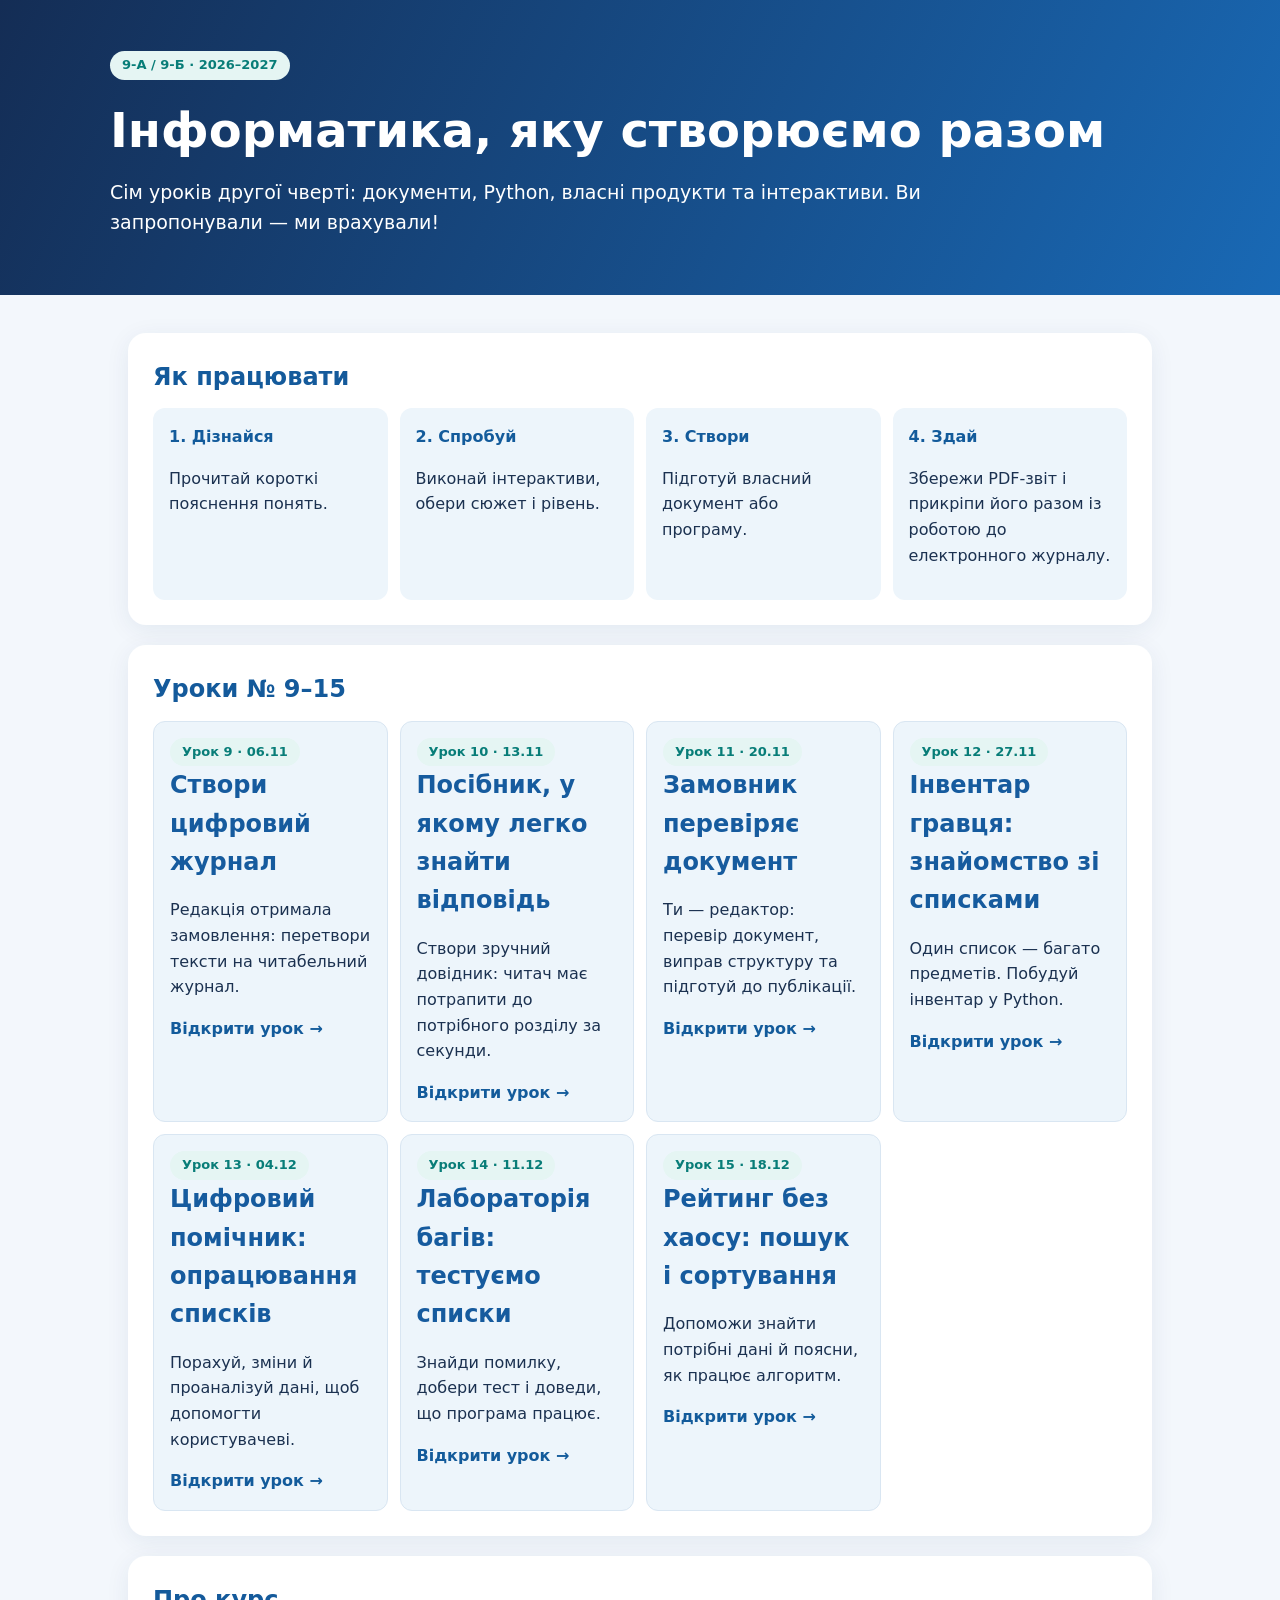
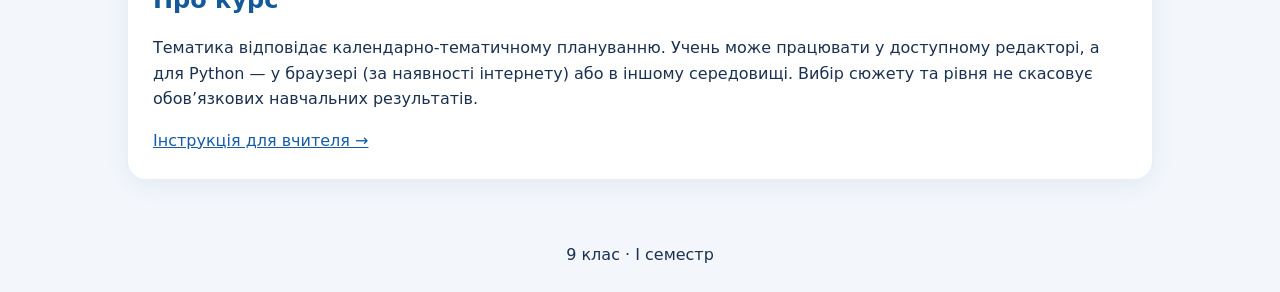
<file: index.html>
<!doctype html><html lang="uk"><head><meta charset="utf-8"><meta name="viewport" content="width=device-width,initial-scale=1"><title>Інформатика · 9 клас · Друга чверть</title><link rel="stylesheet" href="style.css"></head><body><header><p class="pill">9-А / 9-Б · 2026–2027</p><h1>Інформатика, яку створюємо разом</h1><p>Сім уроків другої чверті: документи, Python, власні продукти та інтерактиви. Ви запропонували — ми врахували!</p></header><main><section class="card"><h2>Як працювати</h2><div class="grid"><div class="tile"><b>1. Дізнайся</b><p>Прочитай короткі пояснення понять.</p></div><div class="tile"><b>2. Спробуй</b><p>Виконай інтерактиви, обери сюжет і рівень.</p></div><div class="tile"><b>3. Створи</b><p>Підготуй власний документ або програму.</p></div><div class="tile"><b>4. Здай</b><p>Збережи PDF-звіт і прикріпи його разом із роботою до електронного журналу.</p></div></div></section><section class="card"><h2>Уроки № 9–15</h2><div class="grid"><a class="tile" style="text-decoration:none;color:inherit;display:block;border:1px solid #d9e6f2" href="lesson-9.html"><span class="pill">Урок 9 · 06.11</span><h2 style="color:#165b9e">Створи цифровий журнал</h2><p>Редакція отримала замовлення: перетвори тексти на читабельний журнал.</p><b>Відкрити урок →</b></a><a class="tile" style="text-decoration:none;color:inherit;display:block;border:1px solid #d9e6f2" href="lesson-10.html"><span class="pill">Урок 10 · 13.11</span><h2 style="color:#165b9e">Посібник, у якому легко знайти відповідь</h2><p>Створи зручний довідник: читач має потрапити до потрібного розділу за секунди.</p><b>Відкрити урок →</b></a><a class="tile" style="text-decoration:none;color:inherit;display:block;border:1px solid #d9e6f2" href="lesson-11.html"><span class="pill">Урок 11 · 20.11</span><h2 style="color:#165b9e">Замовник перевіряє документ</h2><p>Ти — редактор: перевір документ, виправ структуру та підготуй до публікації.</p><b>Відкрити урок →</b></a><a class="tile" style="text-decoration:none;color:inherit;display:block;border:1px solid #d9e6f2" href="lesson-12.html"><span class="pill">Урок 12 · 27.11</span><h2 style="color:#165b9e">Інвентар гравця: знайомство зі списками</h2><p>Один список — багато предметів. Побудуй інвентар у Python.</p><b>Відкрити урок →</b></a><a class="tile" style="text-decoration:none;color:inherit;display:block;border:1px solid #d9e6f2" href="lesson-13.html"><span class="pill">Урок 13 · 04.12</span><h2 style="color:#165b9e">Цифровий помічник: опрацювання списків</h2><p>Порахуй, зміни й проаналізуй дані, щоб допомогти користувачеві.</p><b>Відкрити урок →</b></a><a class="tile" style="text-decoration:none;color:inherit;display:block;border:1px solid #d9e6f2" href="lesson-14.html"><span class="pill">Урок 14 · 11.12</span><h2 style="color:#165b9e">Лабораторія багів: тестуємо списки</h2><p>Знайди помилку, добери тест і доведи, що програма працює.</p><b>Відкрити урок →</b></a><a class="tile" style="text-decoration:none;color:inherit;display:block;border:1px solid #d9e6f2" href="lesson-15.html"><span class="pill">Урок 15 · 18.12</span><h2 style="color:#165b9e">Рейтинг без хаосу: пошук і сортування</h2><p>Допоможи знайти потрібні дані й поясни, як працює алгоритм.</p><b>Відкрити урок →</b></a></div></section><section class="card"><h2>Про курс</h2><p>Тематика відповідає календарно-тематичному плануванню. Учень може працювати у доступному редакторі, а для Python — у браузері (за наявності інтернету) або в іншому середовищі. Вибір сюжету та рівня не скасовує обов’язкових навчальних результатів.</p><a href="teacher.html">Інструкція для вчителя →</a></section></main><footer>9 клас · І семестр</footer></body></html>
</file>
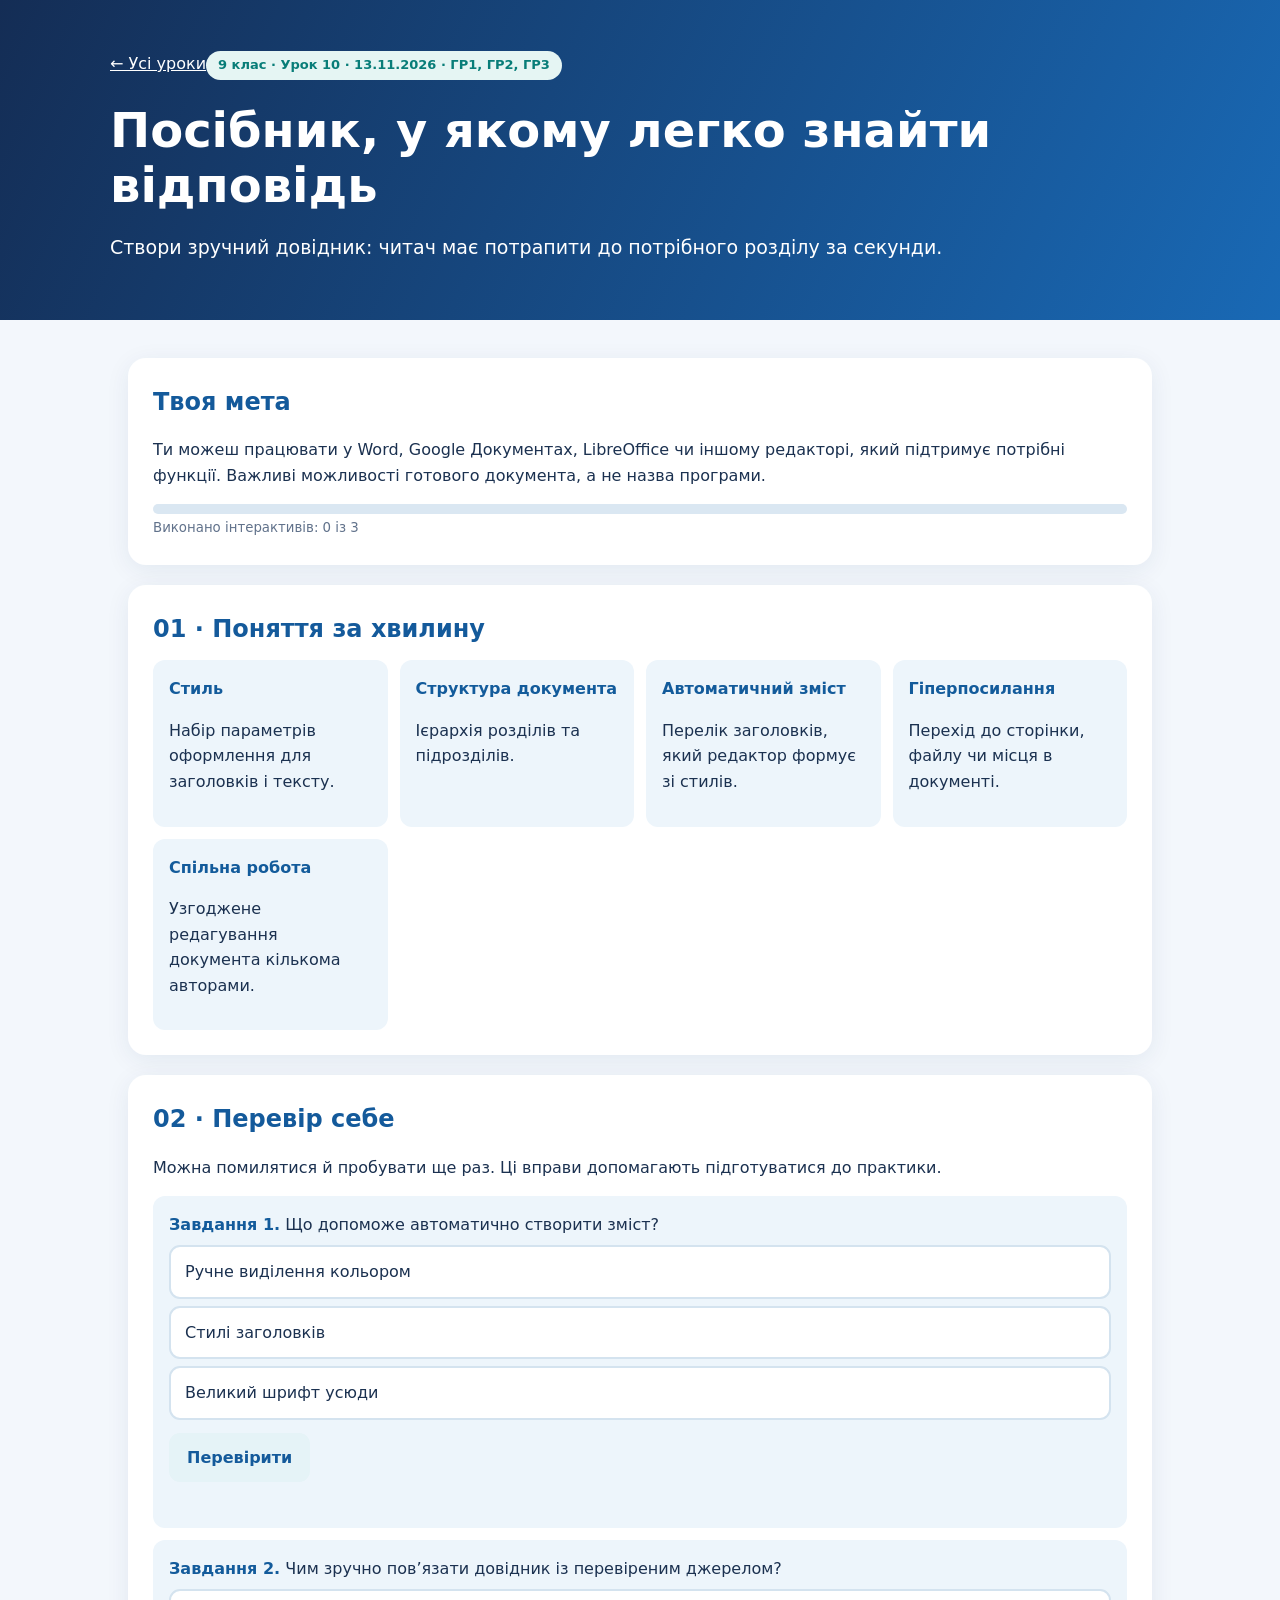
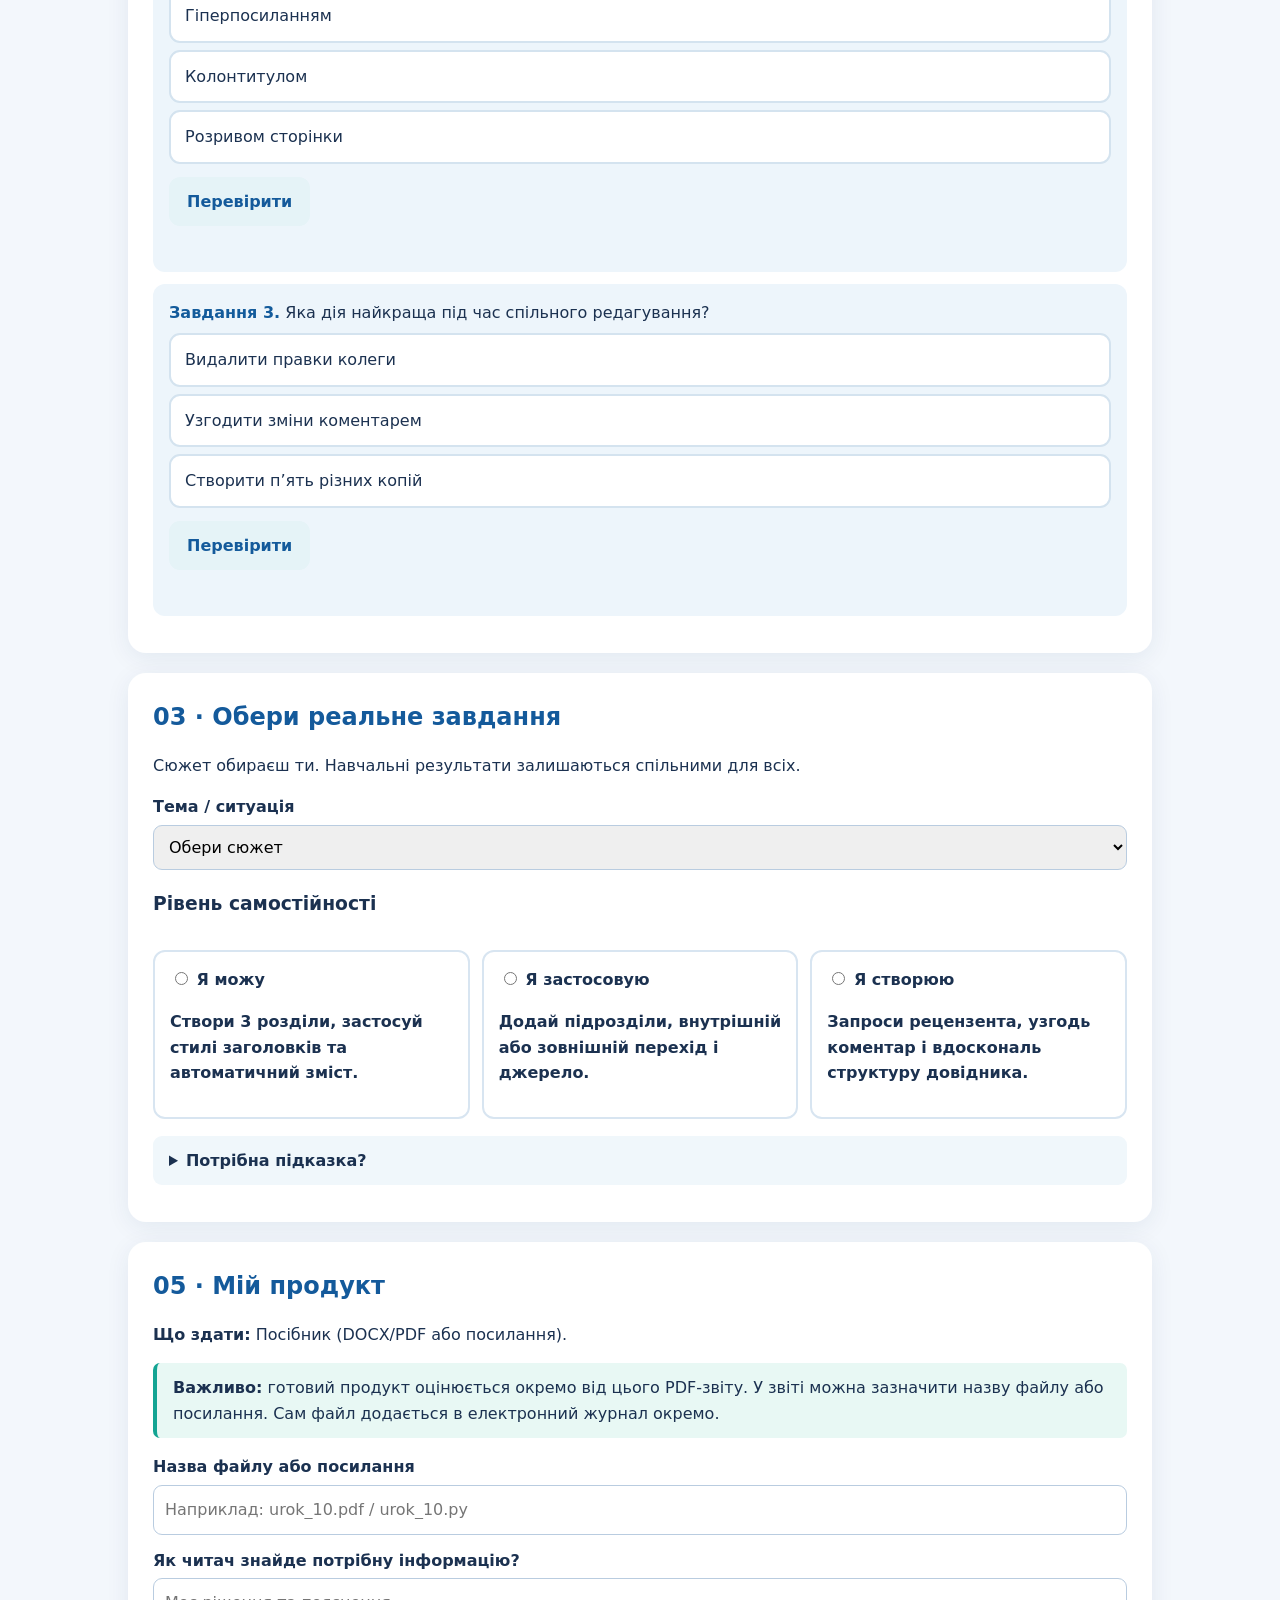
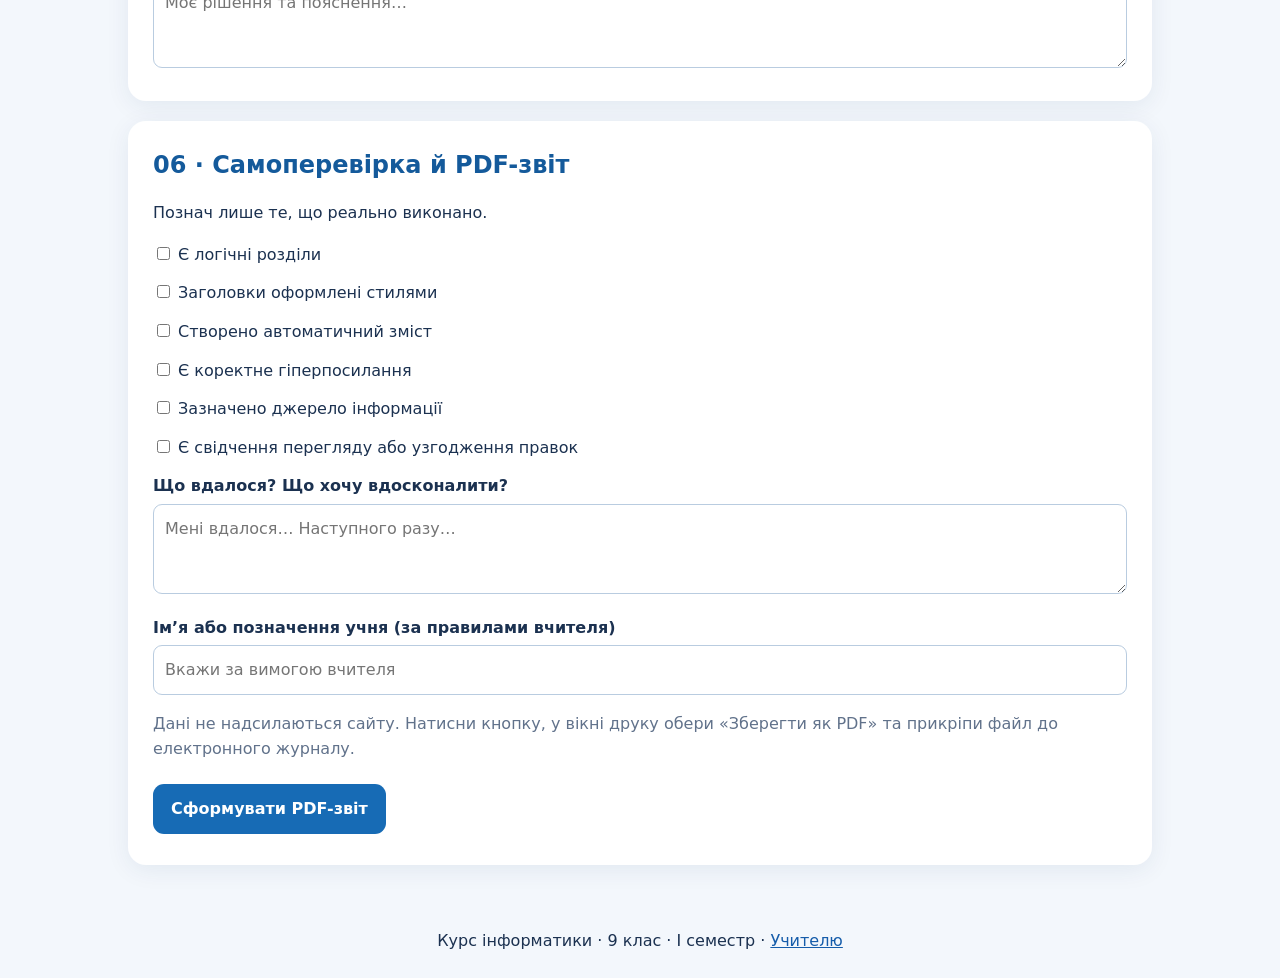
<file: lesson-10.html>
<!doctype html><html lang="uk"><head><meta charset="utf-8"><meta name="viewport" content="width=device-width,initial-scale=1"><title>Урок 10 — Посібник, у якому легко знайти відповідь</title><link rel="stylesheet" href="style.css"></head><body><header><a class="toplink" href="index.html">← Усі уроки</a><p class="pill">9 клас · Урок 10 · 13.11.2026 · ГР1, ГР2, ГР3</p><h1>Посібник, у якому легко знайти відповідь</h1><p>Створи зручний довідник: читач має потрапити до потрібного розділу за секунди.</p></header><main><section class="card"><h2>Твоя мета</h2><p>Ти можеш працювати у Word, Google Документах, LibreOffice чи іншому редакторі, який підтримує потрібні функції. Важливі можливості готового документа, а не назва програми.</p><div class="progress"><div id="progress"></div></div><small id="progressLabel"></small></section><section class="card"><h2>01 · Поняття за хвилину</h2><div class="grid"><div class="tile"><b>Стиль</b><p>Набір параметрів оформлення для заголовків і тексту.</p></div><div class="tile"><b>Структура документа</b><p>Ієрархія розділів та підрозділів.</p></div><div class="tile"><b>Автоматичний зміст</b><p>Перелік заголовків, який редактор формує зі стилів.</p></div><div class="tile"><b>Гіперпосилання</b><p>Перехід до сторінки, файлу чи місця в документі.</p></div><div class="tile"><b>Спільна робота</b><p>Узгоджене редагування документа кількома авторами.</p></div></div></section><section class="card"><h2>02 · Перевір себе</h2><p>Можна помилятися й пробувати ще раз. Ці вправи допомагають підготуватися до практики.</p><div class="tile" style="margin:12px 0"><b>Завдання 1.</b> Що допоможе автоматично створити зміст?<div id="q0"></div><button class="btn alt" onclick="check(0)">Перевірити</button><div class="feedback" id="feedback0" aria-live="polite"></div></div><div class="tile" style="margin:12px 0"><b>Завдання 2.</b> Чим зручно пов’язати довідник із перевіреним джерелом?<div id="q1"></div><button class="btn alt" onclick="check(1)">Перевірити</button><div class="feedback" id="feedback1" aria-live="polite"></div></div><div class="tile" style="margin:12px 0"><b>Завдання 3.</b> Яка дія найкраща під час спільного редагування?<div id="q2"></div><button class="btn alt" onclick="check(2)">Перевірити</button><div class="feedback" id="feedback2" aria-live="polite"></div></div></section><section class="card"><h2>03 · Обери реальне завдання</h2><p>Сюжет обираєш ти. Навчальні результати залишаються спільними для всіх.</p><label for="scenario">Тема / ситуація</label><select id="scenario"><option value="">Обери сюжет</option><option>Як розібратися в налаштуваннях гри</option><option>Мініпосібник із цифрової безпеки</option><option>Поради для новачка в Python</option><option>Власна тема (уточни в поясненні)</option></select><h3>Рівень самостійності</h3><div class="levels"><label class="level"><input type="radio" name="level" value="Я можу"> <b>Я можу</b><p>Створи 3 розділи, застосуй стилі заголовків та автоматичний зміст.</p></label><label class="level"><input type="radio" name="level" value="Я застосовую"> <b>Я застосовую</b><p>Додай підрозділи, внутрішній або зовнішній перехід і джерело.</p></label><label class="level"><input type="radio" name="level" value="Я створюю"> <b>Я створюю</b><p>Запроси рецензента, узгодь коментар і вдоскональ структуру довідника.</p></label></div><details><summary>Потрібна підказка?</summary><p>Почни з найпростішого результату. Перевір його. Потім додай одну нову можливість. Якщо не виходить — запиши конкретне запитання до вчителя.</p></details></section><section class="card"><h2>05 · Мій продукт</h2><p><b>Що здати:</b> Посібник (DOCX/PDF або посилання).</p><p class="hint"><b>Важливо:</b> готовий продукт оцінюється окремо від цього PDF-звіту. У звіті можна зазначити назву файлу або посилання. Сам файл додається в електронний журнал окремо.</p><label for="artifact">Назва файлу або посилання</label><input type="text" id="artifact" placeholder="Наприклад: urok_10.pdf / urok_10.py"><label for="reason">Як читач знайде потрібну інформацію?</label><textarea id="reason" placeholder="Моє рішення та пояснення…"></textarea></section><section class="card"><h2>06 · Самоперевірка й PDF-звіт</h2><p>Познач лише те, що реально виконано.</p><label style="font-weight:400"><input type="checkbox" id="c0"> Є логічні розділи</label><label style="font-weight:400"><input type="checkbox" id="c1"> Заголовки оформлені стилями</label><label style="font-weight:400"><input type="checkbox" id="c2"> Створено автоматичний зміст</label><label style="font-weight:400"><input type="checkbox" id="c3"> Є коректне гіперпосилання</label><label style="font-weight:400"><input type="checkbox" id="c4"> Зазначено джерело інформації</label><label style="font-weight:400"><input type="checkbox" id="c5"> Є свідчення перегляду або узгодження правок</label><label for="reflection">Що вдалося? Що хочу вдосконалити?</label><textarea id="reflection" placeholder="Мені вдалося… Наступного разу…"></textarea><label for="student">Ім’я або позначення учня (за правилами вчителя)</label><input id="student" type="text" placeholder="Вкажи за вимогою вчителя"><p class="muted">Дані не надсилаються сайту. Натисни кнопку, у вікні друку обери «Зберегти як PDF» та прикріпи файл до електронного журналу.</p><button class="btn" onclick="report()">Сформувати PDF-звіт</button></section></main><footer>Курс інформатики · 9 клас · І семестр · <a href="teacher.html">Учителю</a></footer><script src="app.js"></script><script>startLesson({"n": 10, "date": "13.11", "title": "Посібник, у якому легко знайти відповідь", "questions": [["Що допоможе автоматично створити зміст?", ["Ручне виділення кольором", "Стилі заголовків", "Великий шрифт усюди"], 1, "Автоматичний зміст спирається на стилі заголовків."], ["Чим зручно пов’язати довідник із перевіреним джерелом?", ["Гіперпосиланням", "Колонтитулом", "Розривом сторінки"], 0, "Посилання забезпечує перехід до джерела."], ["Яка дія найкраща під час спільного редагування?", ["Видалити правки колеги", "Узгодити зміни коментарем", "Створити п’ять різних копій"], 1, "Коментарі допомагають узгодити правки."]], "criteria": ["Є логічні розділи", "Заголовки оформлені стилями", "Створено автоматичний зміст", "Є коректне гіперпосилання", "Зазначено джерело інформації", "Є свідчення перегляду або узгодження правок"]});</script></body></html>
</file>
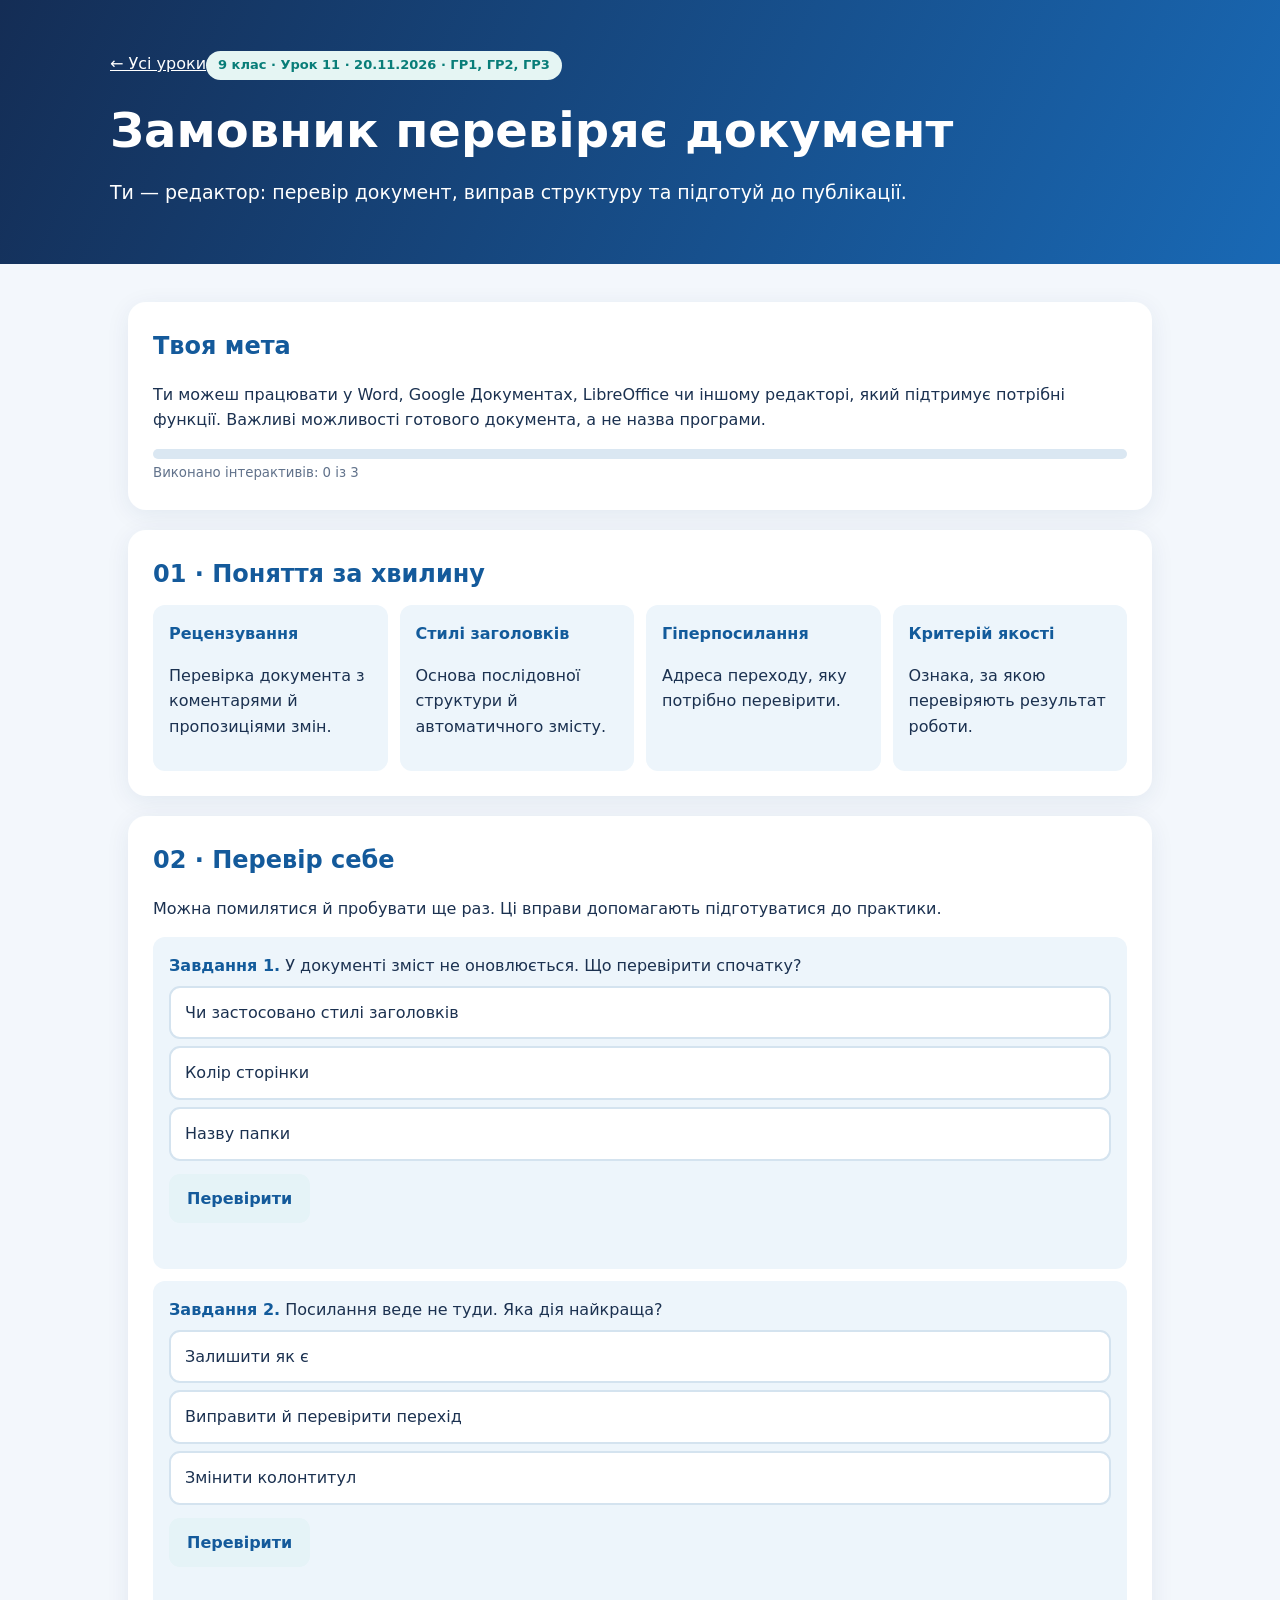
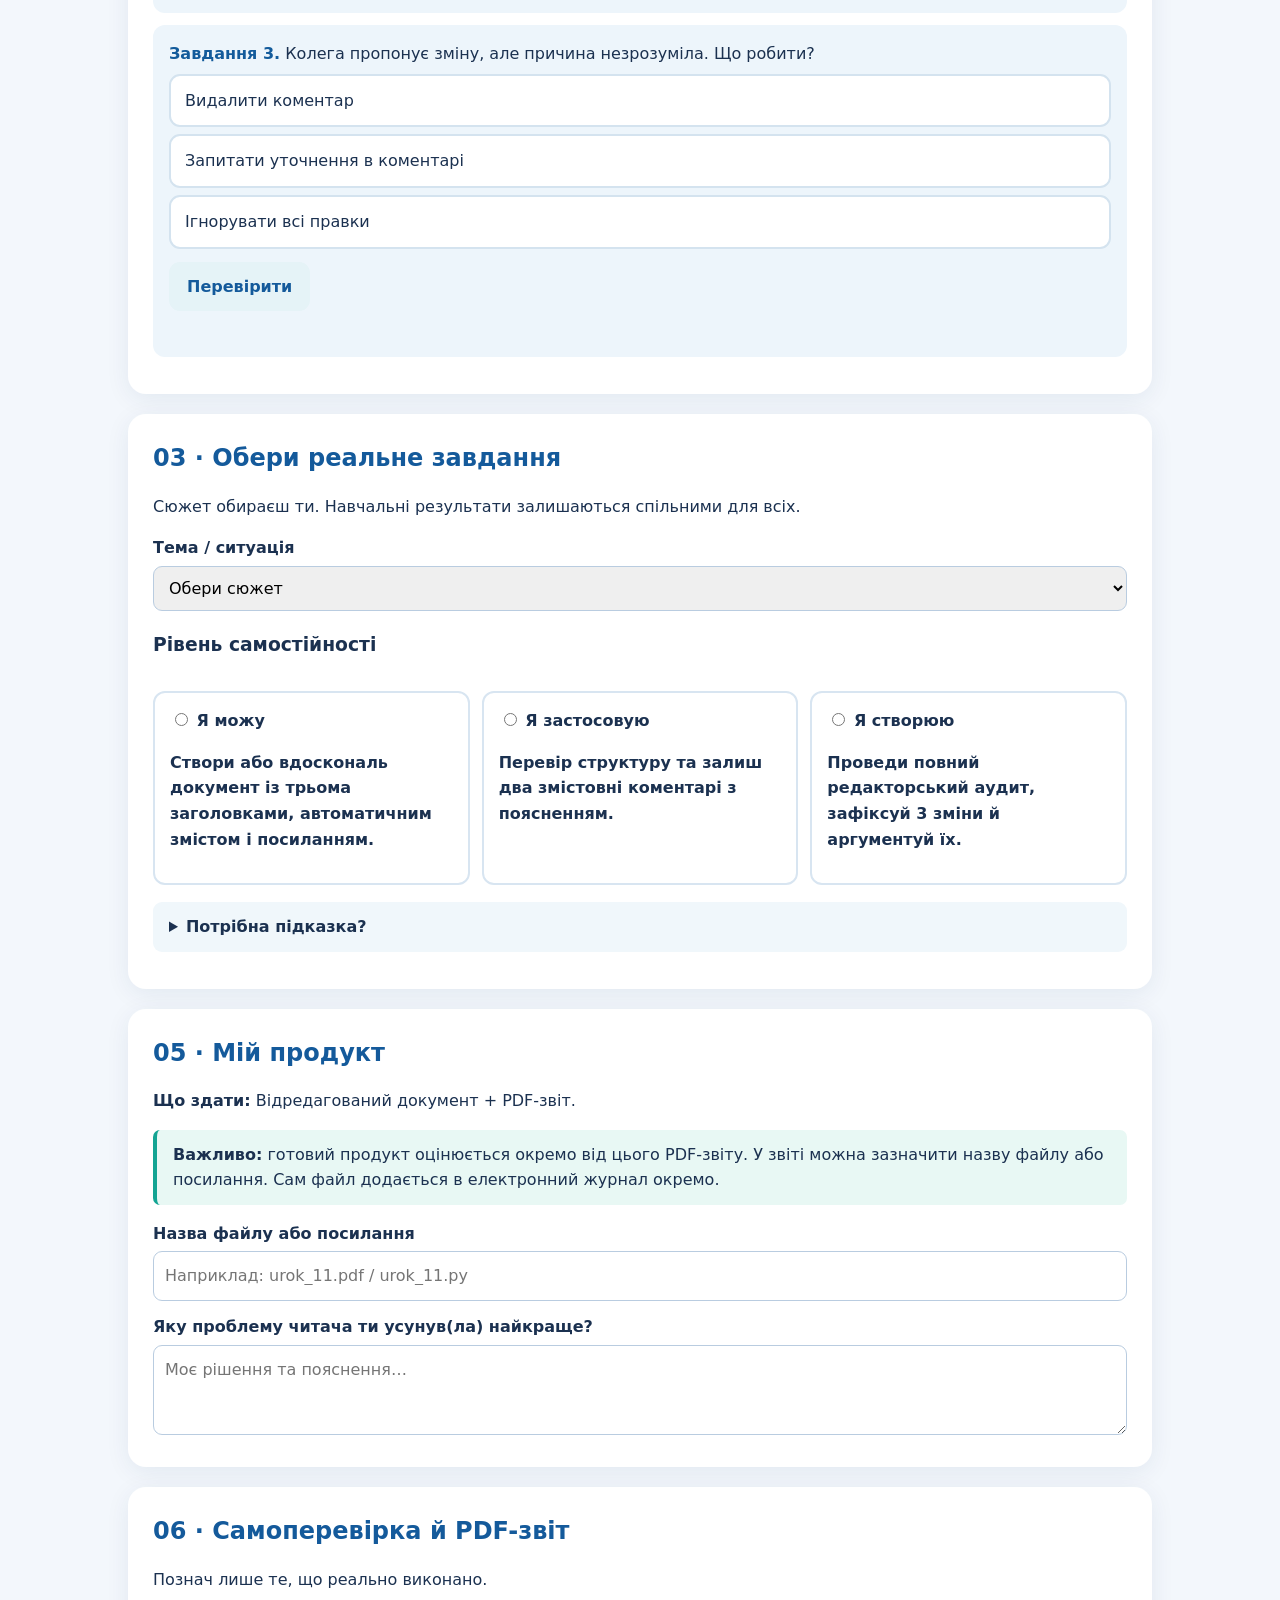
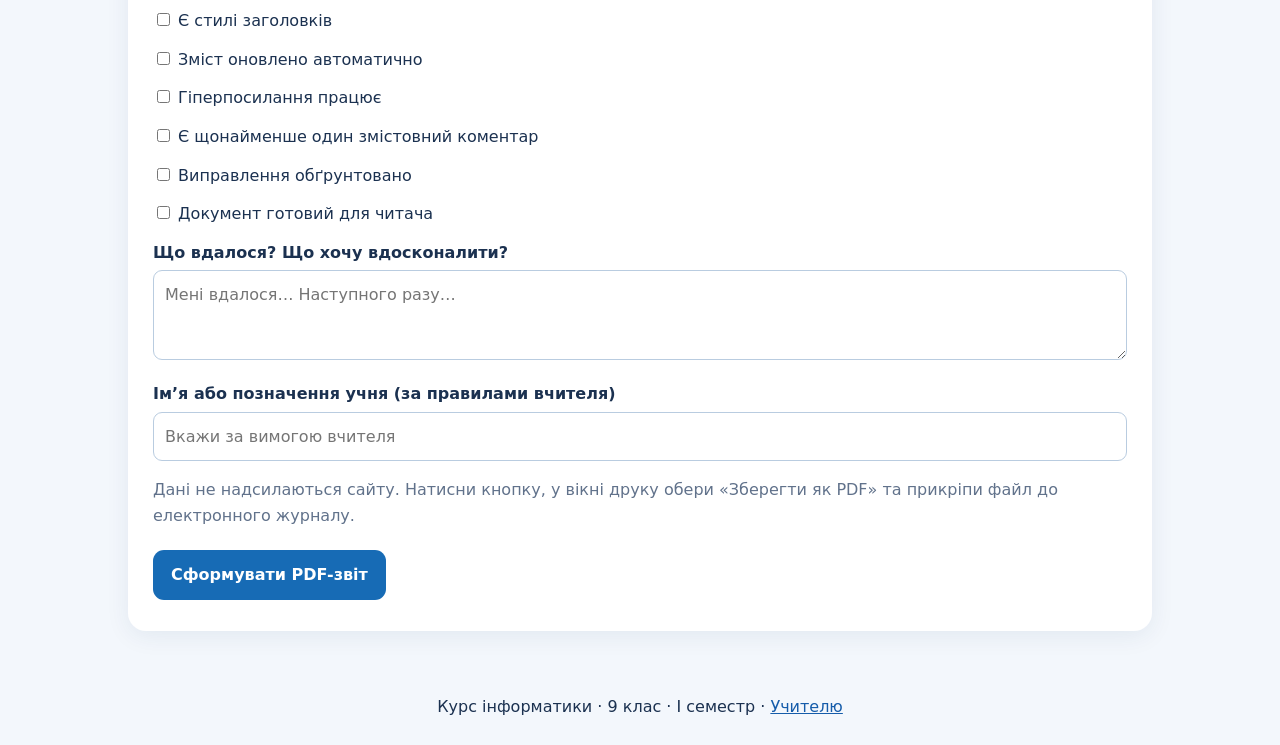
<file: lesson-11.html>
<!doctype html><html lang="uk"><head><meta charset="utf-8"><meta name="viewport" content="width=device-width,initial-scale=1"><title>Урок 11 — Замовник перевіряє документ</title><link rel="stylesheet" href="style.css"></head><body><header><a class="toplink" href="index.html">← Усі уроки</a><p class="pill">9 клас · Урок 11 · 20.11.2026 · ГР1, ГР2, ГР3</p><h1>Замовник перевіряє документ</h1><p>Ти — редактор: перевір документ, виправ структуру та підготуй до публікації.</p></header><main><section class="card"><h2>Твоя мета</h2><p>Ти можеш працювати у Word, Google Документах, LibreOffice чи іншому редакторі, який підтримує потрібні функції. Важливі можливості готового документа, а не назва програми.</p><div class="progress"><div id="progress"></div></div><small id="progressLabel"></small></section><section class="card"><h2>01 · Поняття за хвилину</h2><div class="grid"><div class="tile"><b>Рецензування</b><p>Перевірка документа з коментарями й пропозиціями змін.</p></div><div class="tile"><b>Стилі заголовків</b><p>Основа послідовної структури й автоматичного змісту.</p></div><div class="tile"><b>Гіперпосилання</b><p>Адреса переходу, яку потрібно перевірити.</p></div><div class="tile"><b>Критерій якості</b><p>Ознака, за якою перевіряють результат роботи.</p></div></div></section><section class="card"><h2>02 · Перевір себе</h2><p>Можна помилятися й пробувати ще раз. Ці вправи допомагають підготуватися до практики.</p><div class="tile" style="margin:12px 0"><b>Завдання 1.</b> У документі зміст не оновлюється. Що перевірити спочатку?<div id="q0"></div><button class="btn alt" onclick="check(0)">Перевірити</button><div class="feedback" id="feedback0" aria-live="polite"></div></div><div class="tile" style="margin:12px 0"><b>Завдання 2.</b> Посилання веде не туди. Яка дія найкраща?<div id="q1"></div><button class="btn alt" onclick="check(1)">Перевірити</button><div class="feedback" id="feedback1" aria-live="polite"></div></div><div class="tile" style="margin:12px 0"><b>Завдання 3.</b> Колега пропонує зміну, але причина незрозуміла. Що робити?<div id="q2"></div><button class="btn alt" onclick="check(2)">Перевірити</button><div class="feedback" id="feedback2" aria-live="polite"></div></div></section><section class="card"><h2>03 · Обери реальне завдання</h2><p>Сюжет обираєш ти. Навчальні результати залишаються спільними для всіх.</p><label for="scenario">Тема / ситуація</label><select id="scenario"><option value="">Обери сюжет</option><option>Довідник шкільного гуртка</option><option>Гід цифровими інструментами</option><option>Пам’ятка для учасника турніру</option><option>Власна тема (уточни в поясненні)</option></select><h3>Рівень самостійності</h3><div class="levels"><label class="level"><input type="radio" name="level" value="Я можу"> <b>Я можу</b><p>Створи або вдоскональ документ із трьома заголовками, автоматичним змістом і посиланням.</p></label><label class="level"><input type="radio" name="level" value="Я застосовую"> <b>Я застосовую</b><p>Перевір структуру та залиш два змістовні коментарі з поясненням.</p></label><label class="level"><input type="radio" name="level" value="Я створюю"> <b>Я створюю</b><p>Проведи повний редакторський аудит, зафіксуй 3 зміни й аргументуй їх.</p></label></div><details><summary>Потрібна підказка?</summary><p>Почни з найпростішого результату. Перевір його. Потім додай одну нову можливість. Якщо не виходить — запиши конкретне запитання до вчителя.</p></details></section><section class="card"><h2>05 · Мій продукт</h2><p><b>Що здати:</b> Відредагований документ + PDF-звіт.</p><p class="hint"><b>Важливо:</b> готовий продукт оцінюється окремо від цього PDF-звіту. У звіті можна зазначити назву файлу або посилання. Сам файл додається в електронний журнал окремо.</p><label for="artifact">Назва файлу або посилання</label><input type="text" id="artifact" placeholder="Наприклад: urok_11.pdf / urok_11.py"><label for="reason">Яку проблему читача ти усунув(ла) найкраще?</label><textarea id="reason" placeholder="Моє рішення та пояснення…"></textarea></section><section class="card"><h2>06 · Самоперевірка й PDF-звіт</h2><p>Познач лише те, що реально виконано.</p><label style="font-weight:400"><input type="checkbox" id="c0"> Є стилі заголовків</label><label style="font-weight:400"><input type="checkbox" id="c1"> Зміст оновлено автоматично</label><label style="font-weight:400"><input type="checkbox" id="c2"> Гіперпосилання працює</label><label style="font-weight:400"><input type="checkbox" id="c3"> Є щонайменше один змістовний коментар</label><label style="font-weight:400"><input type="checkbox" id="c4"> Виправлення обґрунтовано</label><label style="font-weight:400"><input type="checkbox" id="c5"> Документ готовий для читача</label><label for="reflection">Що вдалося? Що хочу вдосконалити?</label><textarea id="reflection" placeholder="Мені вдалося… Наступного разу…"></textarea><label for="student">Ім’я або позначення учня (за правилами вчителя)</label><input id="student" type="text" placeholder="Вкажи за вимогою вчителя"><p class="muted">Дані не надсилаються сайту. Натисни кнопку, у вікні друку обери «Зберегти як PDF» та прикріпи файл до електронного журналу.</p><button class="btn" onclick="report()">Сформувати PDF-звіт</button></section></main><footer>Курс інформатики · 9 клас · І семестр · <a href="teacher.html">Учителю</a></footer><script src="app.js"></script><script>startLesson({"n": 11, "date": "20.11", "title": "Замовник перевіряє документ", "questions": [["У документі зміст не оновлюється. Що перевірити спочатку?", ["Чи застосовано стилі заголовків", "Колір сторінки", "Назву папки"], 0, "Зміст будується на структурі заголовків."], ["Посилання веде не туди. Яка дія найкраща?", ["Залишити як є", "Виправити й перевірити перехід", "Змінити колонтитул"], 1, "Перевірка працездатності посилань — частина якості."], ["Колега пропонує зміну, але причина незрозуміла. Що робити?", ["Видалити коментар", "Запитати уточнення в коментарі", "Ігнорувати всі правки"], 1, "Рецензування — це аргументований діалог."]], "criteria": ["Є стилі заголовків", "Зміст оновлено автоматично", "Гіперпосилання працює", "Є щонайменше один змістовний коментар", "Виправлення обґрунтовано", "Документ готовий для читача"]});</script></body></html>
</file>
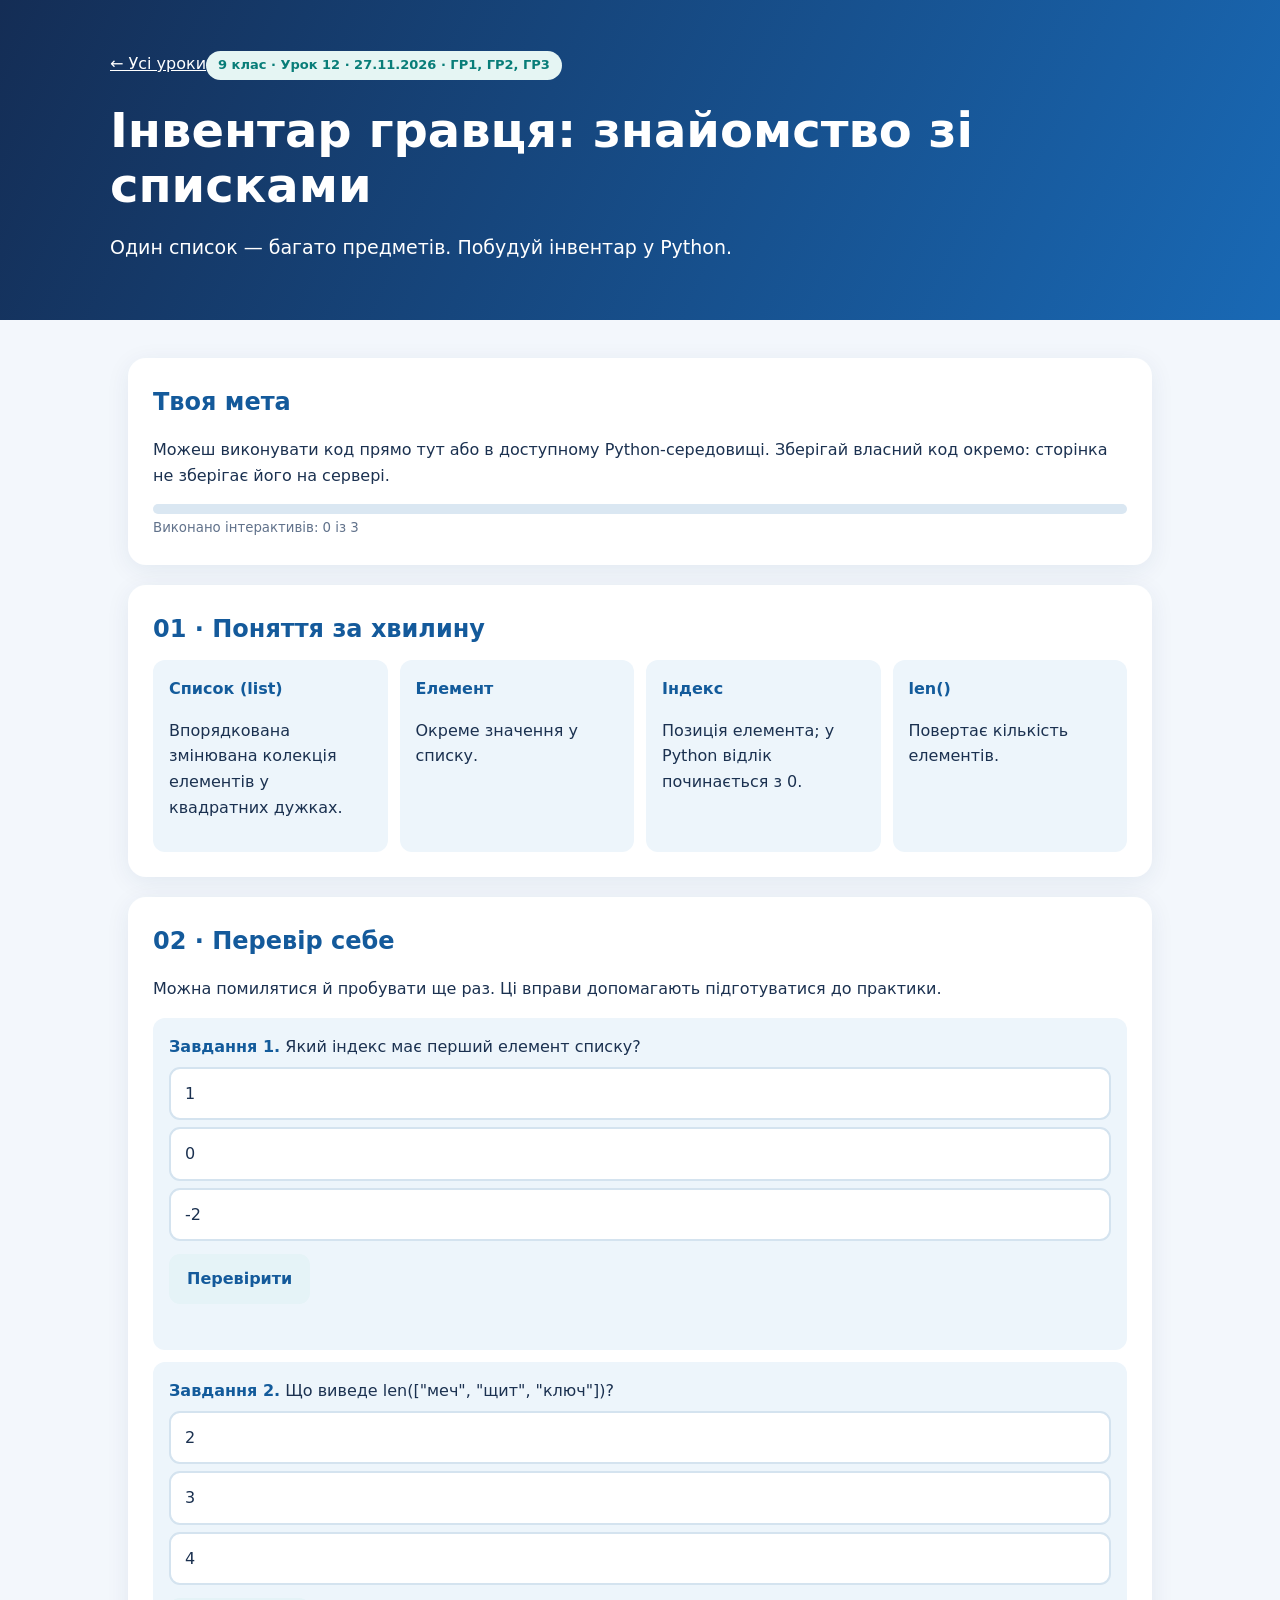
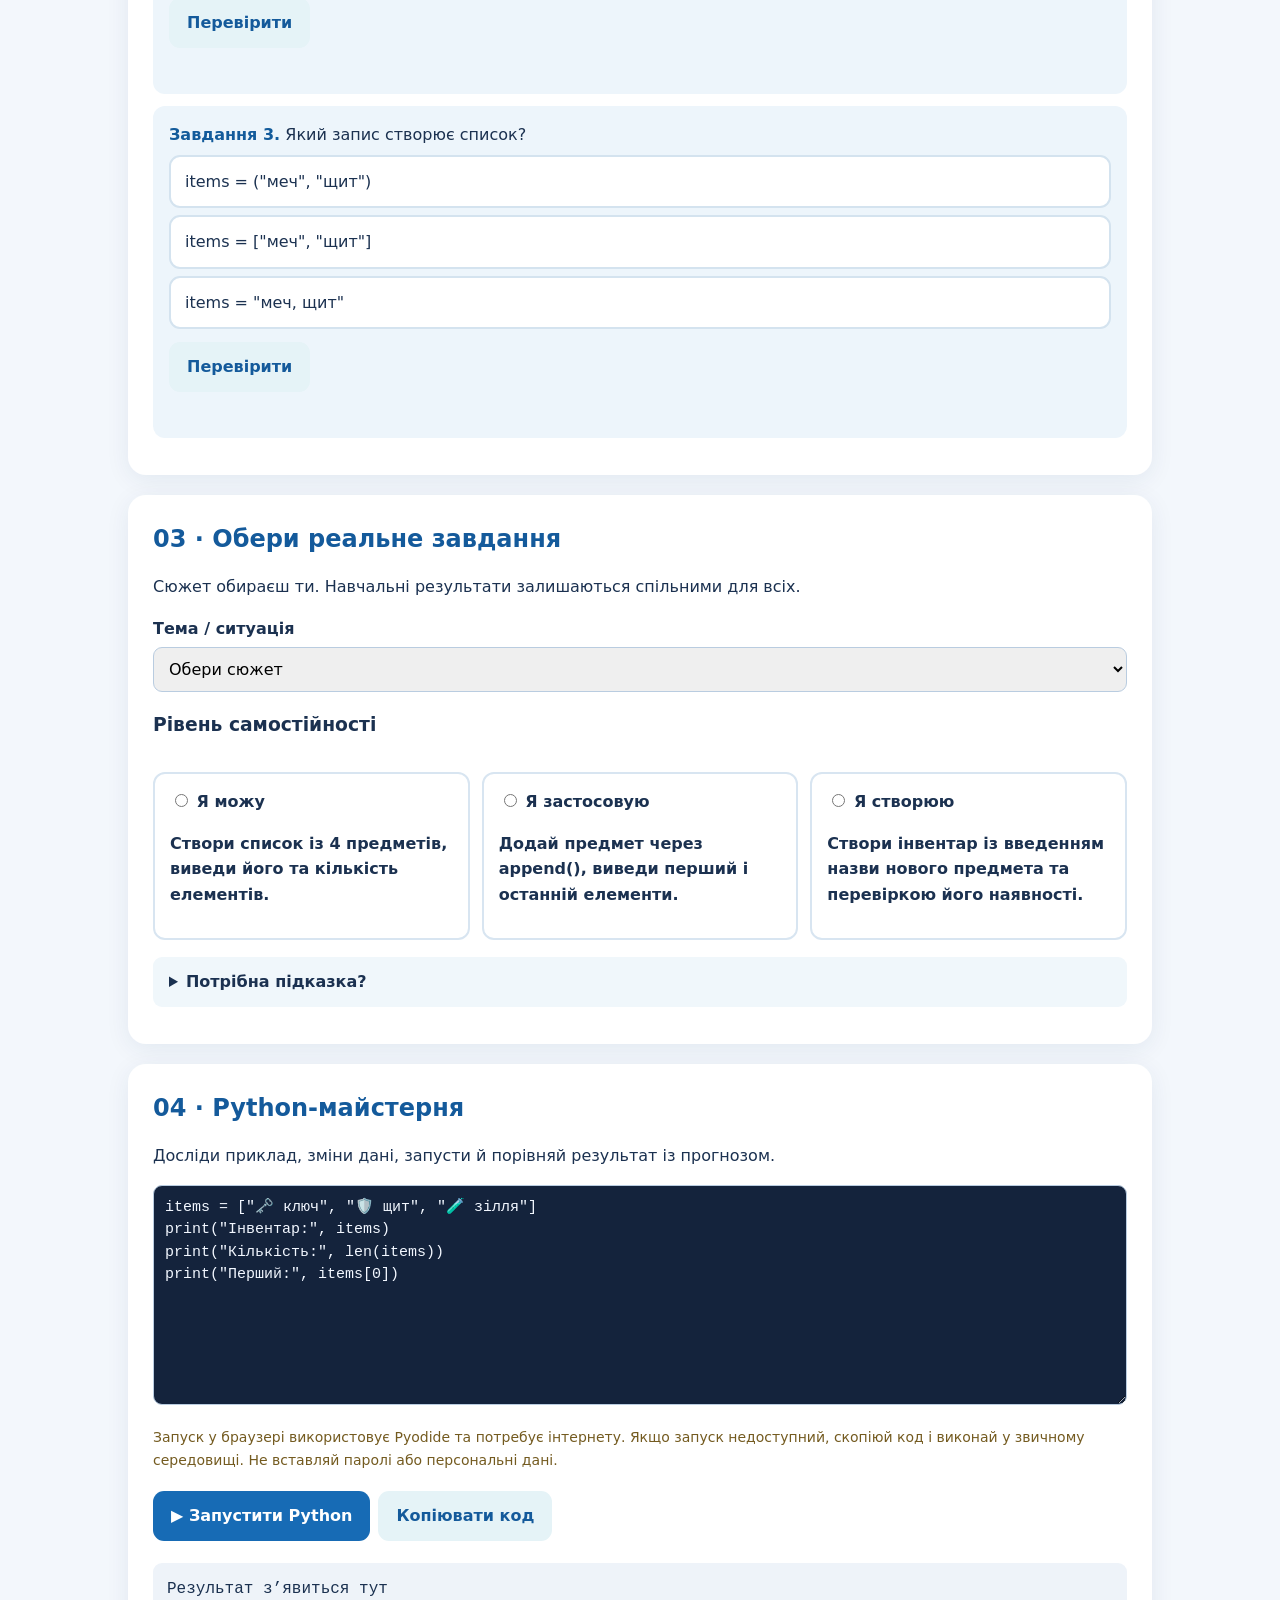
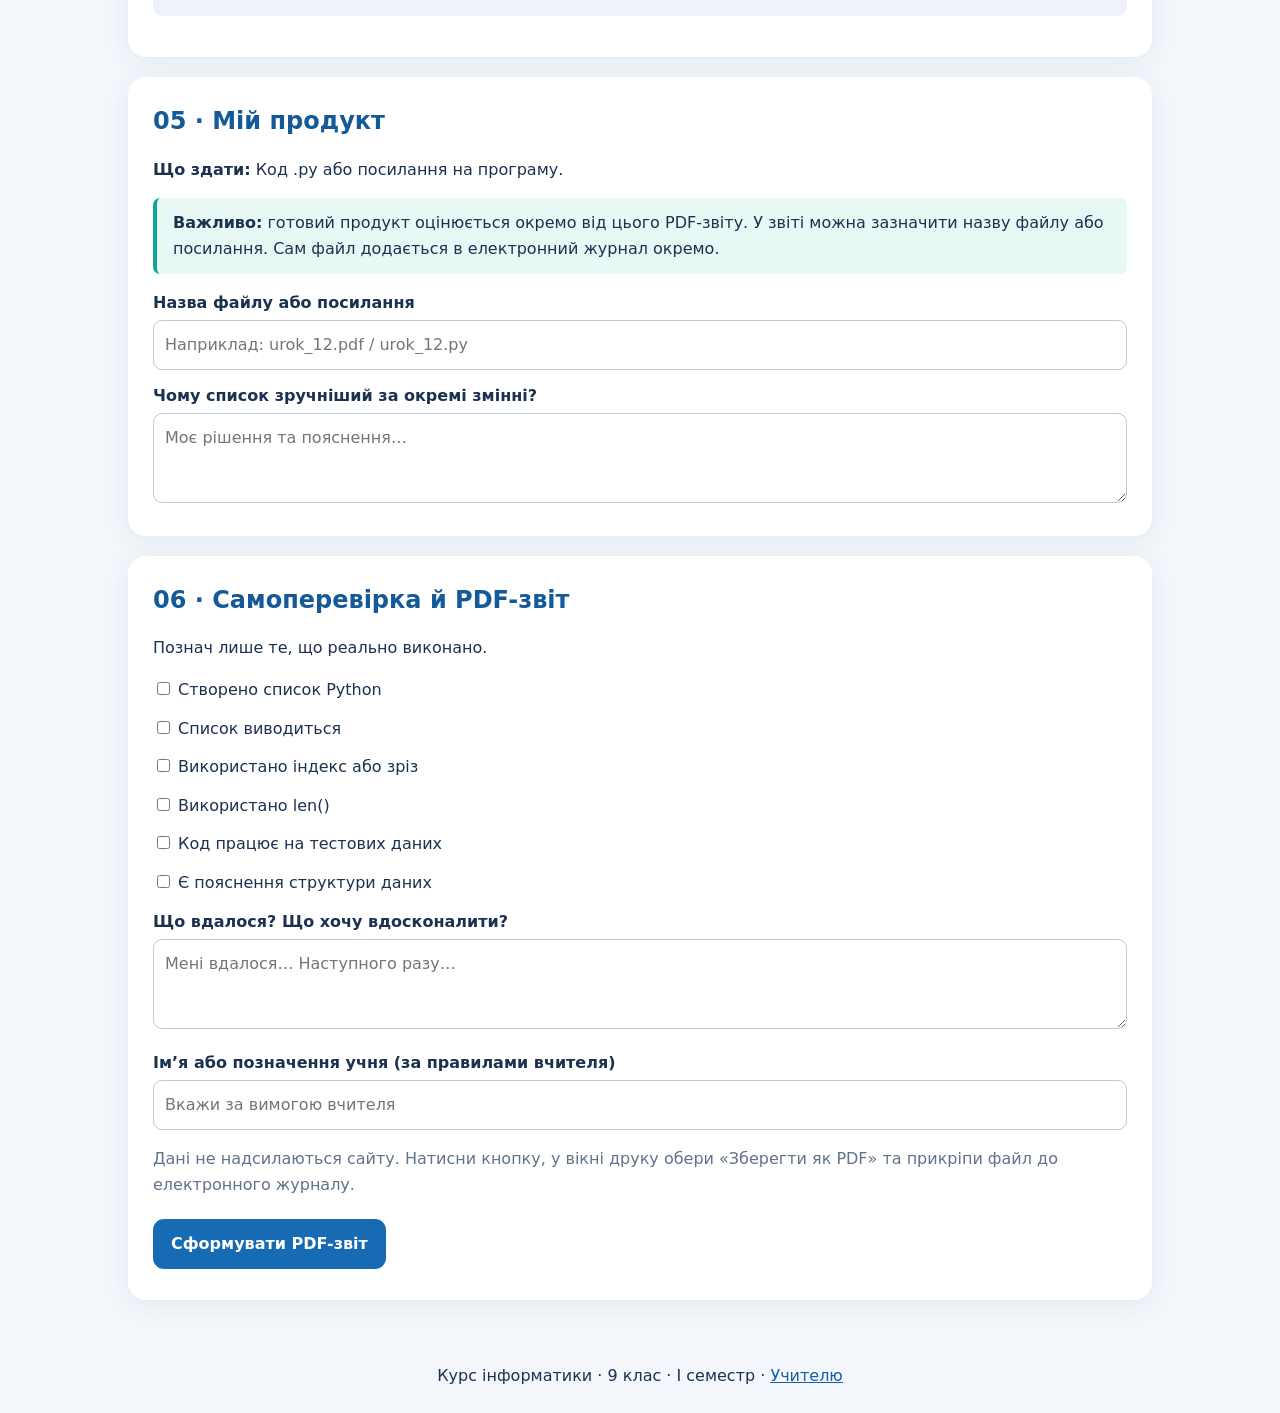
<file: lesson-12.html>
<!doctype html><html lang="uk"><head><meta charset="utf-8"><meta name="viewport" content="width=device-width,initial-scale=1"><title>Урок 12 — Інвентар гравця: знайомство зі списками</title><link rel="stylesheet" href="style.css"></head><body><header><a class="toplink" href="index.html">← Усі уроки</a><p class="pill">9 клас · Урок 12 · 27.11.2026 · ГР1, ГР2, ГР3</p><h1>Інвентар гравця: знайомство зі списками</h1><p>Один список — багато предметів. Побудуй інвентар у Python.</p></header><main><section class="card"><h2>Твоя мета</h2><p>Можеш виконувати код прямо тут або в доступному Python-середовищі. Зберігай власний код окремо: сторінка не зберігає його на сервері.</p><div class="progress"><div id="progress"></div></div><small id="progressLabel"></small></section><section class="card"><h2>01 · Поняття за хвилину</h2><div class="grid"><div class="tile"><b>Список (list)</b><p>Впорядкована змінювана колекція елементів у квадратних дужках.</p></div><div class="tile"><b>Елемент</b><p>Окреме значення у списку.</p></div><div class="tile"><b>Індекс</b><p>Позиція елемента; у Python відлік починається з 0.</p></div><div class="tile"><b>len()</b><p>Повертає кількість елементів.</p></div></div></section><section class="card"><h2>02 · Перевір себе</h2><p>Можна помилятися й пробувати ще раз. Ці вправи допомагають підготуватися до практики.</p><div class="tile" style="margin:12px 0"><b>Завдання 1.</b> Який індекс має перший елемент списку?<div id="q0"></div><button class="btn alt" onclick="check(0)">Перевірити</button><div class="feedback" id="feedback0" aria-live="polite"></div></div><div class="tile" style="margin:12px 0"><b>Завдання 2.</b> Що виведе len([&quot;меч&quot;, &quot;щит&quot;, &quot;ключ&quot;])?<div id="q1"></div><button class="btn alt" onclick="check(1)">Перевірити</button><div class="feedback" id="feedback1" aria-live="polite"></div></div><div class="tile" style="margin:12px 0"><b>Завдання 3.</b> Який запис створює список?<div id="q2"></div><button class="btn alt" onclick="check(2)">Перевірити</button><div class="feedback" id="feedback2" aria-live="polite"></div></div></section><section class="card"><h2>03 · Обери реальне завдання</h2><p>Сюжет обираєш ти. Навчальні результати залишаються спільними для всіх.</p><label for="scenario">Тема / ситуація</label><select id="scenario"><option value="">Обери сюжет</option><option>Інвентар пригодницької гри</option><option>Список улюблених застосунків</option><option>Набір інструментів для творчого проєкту</option><option>Власна тема (уточни в поясненні)</option></select><h3>Рівень самостійності</h3><div class="levels"><label class="level"><input type="radio" name="level" value="Я можу"> <b>Я можу</b><p>Створи список із 4 предметів, виведи його та кількість елементів.</p></label><label class="level"><input type="radio" name="level" value="Я застосовую"> <b>Я застосовую</b><p>Додай предмет через append(), виведи перший і останній елементи.</p></label><label class="level"><input type="radio" name="level" value="Я створюю"> <b>Я створюю</b><p>Створи інвентар із введенням назви нового предмета та перевіркою його наявності.</p></label></div><details><summary>Потрібна підказка?</summary><p>Почни з найпростішого результату. Перевір його. Потім додай одну нову можливість. Якщо не виходить — запиши конкретне запитання до вчителя.</p></details></section><section class="card"><h2>04 · Python-майстерня</h2><p>Досліди приклад, зміни дані, запусти й порівняй результат із прогнозом.</p><textarea id="code" class="code" spellcheck="false">items = [&quot;🗝️ ключ&quot;, &quot;🛡️ щит&quot;, &quot;🧪 зілля&quot;]
print(&quot;Інвентар:&quot;, items)
print(&quot;Кількість:&quot;, len(items))
print(&quot;Перший:&quot;, items[0])</textarea><p class="warn">Запуск у браузері використовує Pyodide та потребує інтернету. Якщо запуск недоступний, скопіюй код і виконай у звичному середовищі. Не вставляй паролі або персональні дані.</p><button id="run" class="btn" onclick="runPython()">▶ Запустити Python</button><button class="btn alt" onclick="copyCode()">Копіювати код</button><pre id="output" class="output" aria-live="polite">Результат з’явиться тут</pre></section><section class="card"><h2>05 · Мій продукт</h2><p><b>Що здати:</b> Код .py або посилання на програму.</p><p class="hint"><b>Важливо:</b> готовий продукт оцінюється окремо від цього PDF-звіту. У звіті можна зазначити назву файлу або посилання. Сам файл додається в електронний журнал окремо.</p><label for="artifact">Назва файлу або посилання</label><input type="text" id="artifact" placeholder="Наприклад: urok_12.pdf / urok_12.py"><label for="reason">Чому список зручніший за окремі змінні?</label><textarea id="reason" placeholder="Моє рішення та пояснення…"></textarea></section><section class="card"><h2>06 · Самоперевірка й PDF-звіт</h2><p>Познач лише те, що реально виконано.</p><label style="font-weight:400"><input type="checkbox" id="c0"> Створено список Python</label><label style="font-weight:400"><input type="checkbox" id="c1"> Список виводиться</label><label style="font-weight:400"><input type="checkbox" id="c2"> Використано індекс або зріз</label><label style="font-weight:400"><input type="checkbox" id="c3"> Використано len()</label><label style="font-weight:400"><input type="checkbox" id="c4"> Код працює на тестових даних</label><label style="font-weight:400"><input type="checkbox" id="c5"> Є пояснення структури даних</label><label for="reflection">Що вдалося? Що хочу вдосконалити?</label><textarea id="reflection" placeholder="Мені вдалося… Наступного разу…"></textarea><label for="student">Ім’я або позначення учня (за правилами вчителя)</label><input id="student" type="text" placeholder="Вкажи за вимогою вчителя"><p class="muted">Дані не надсилаються сайту. Натисни кнопку, у вікні друку обери «Зберегти як PDF» та прикріпи файл до електронного журналу.</p><button class="btn" onclick="report()">Сформувати PDF-звіт</button></section></main><footer>Курс інформатики · 9 клас · І семестр · <a href="teacher.html">Учителю</a></footer><script src="app.js"></script><script>startLesson({"n": 12, "date": "27.11", "title": "Інвентар гравця: знайомство зі списками", "questions": [["Який індекс має перший елемент списку?", ["1", "0", "-2"], 1, "У Python перший індекс — 0."], ["Що виведе len([\"меч\", \"щит\", \"ключ\"])?", ["2", "3", "4"], 1, "У списку три елементи."], ["Який запис створює список?", ["items = (\"меч\", \"щит\")", "items = [\"меч\", \"щит\"]", "items = \"меч, щит\""], 1, "Квадратні дужки створюють список."]], "criteria": ["Створено список Python", "Список виводиться", "Використано індекс або зріз", "Використано len()", "Код працює на тестових даних", "Є пояснення структури даних"]});</script></body></html>
</file>
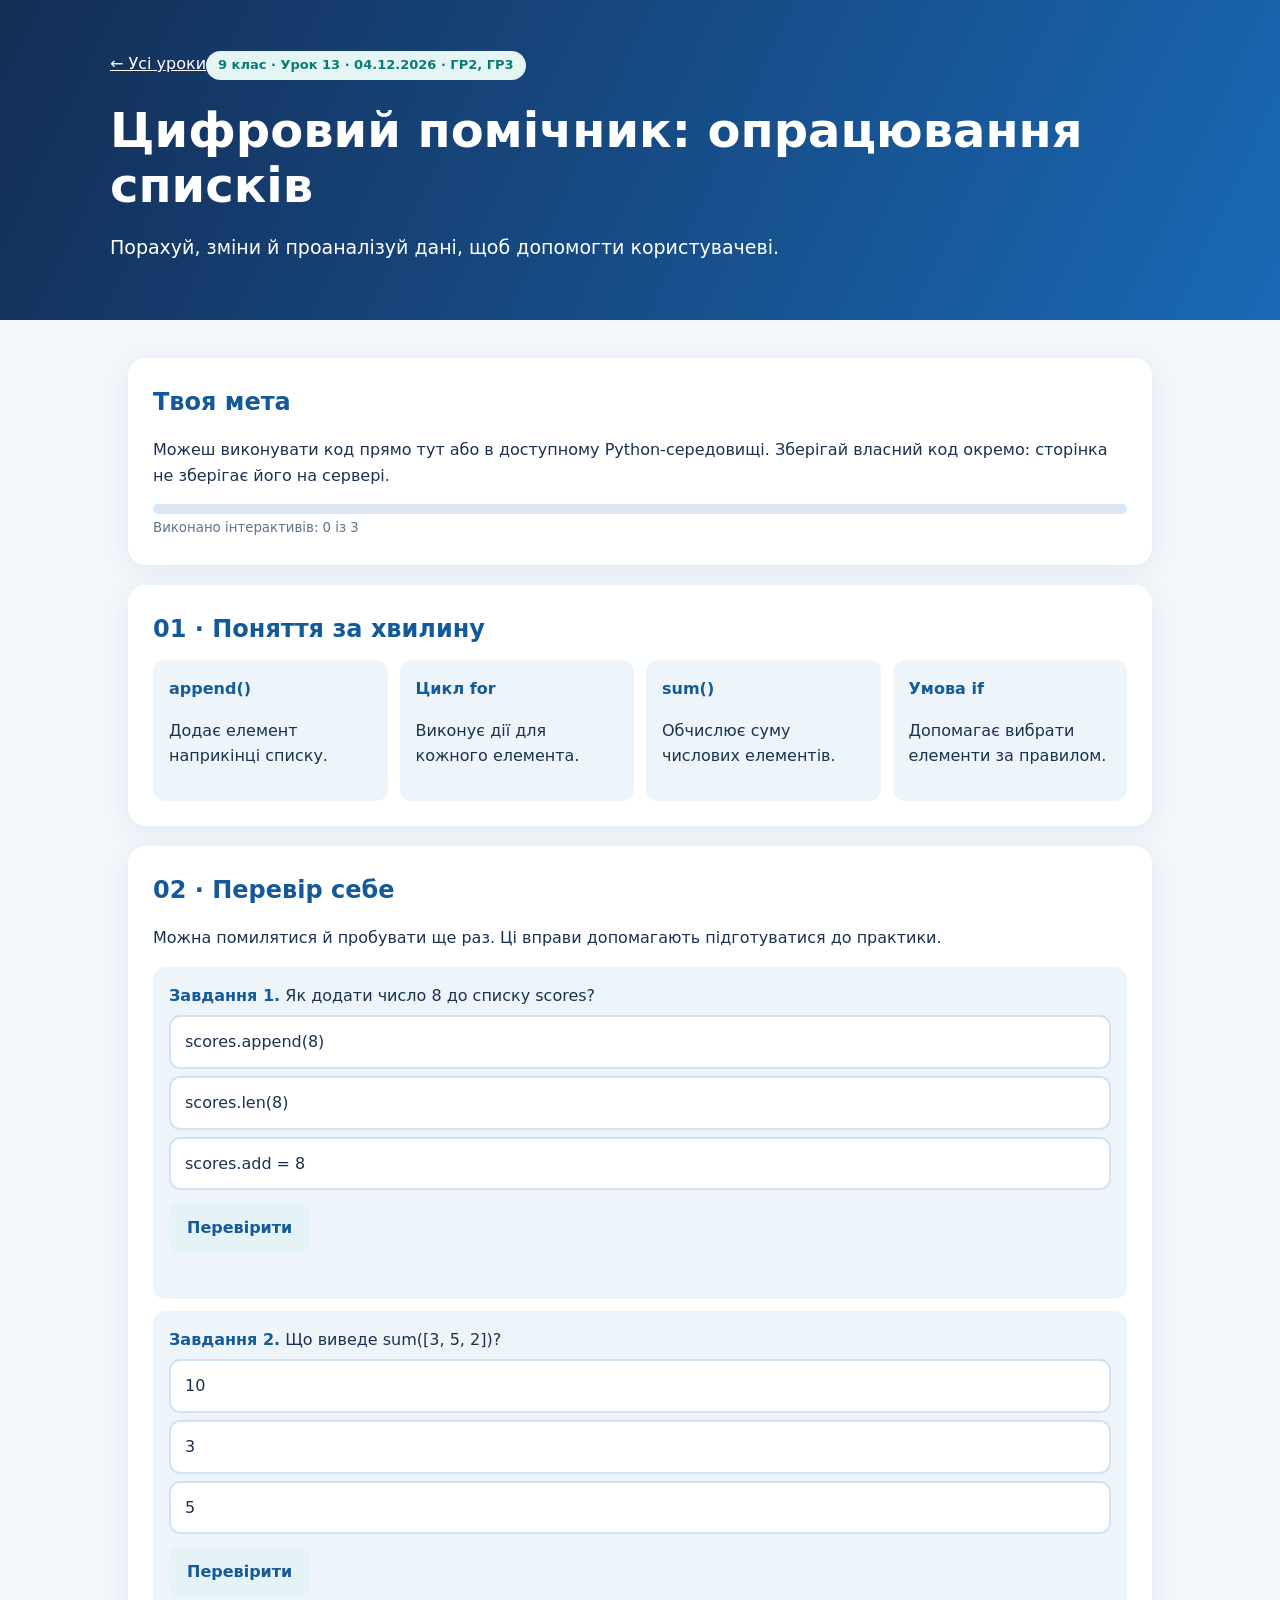
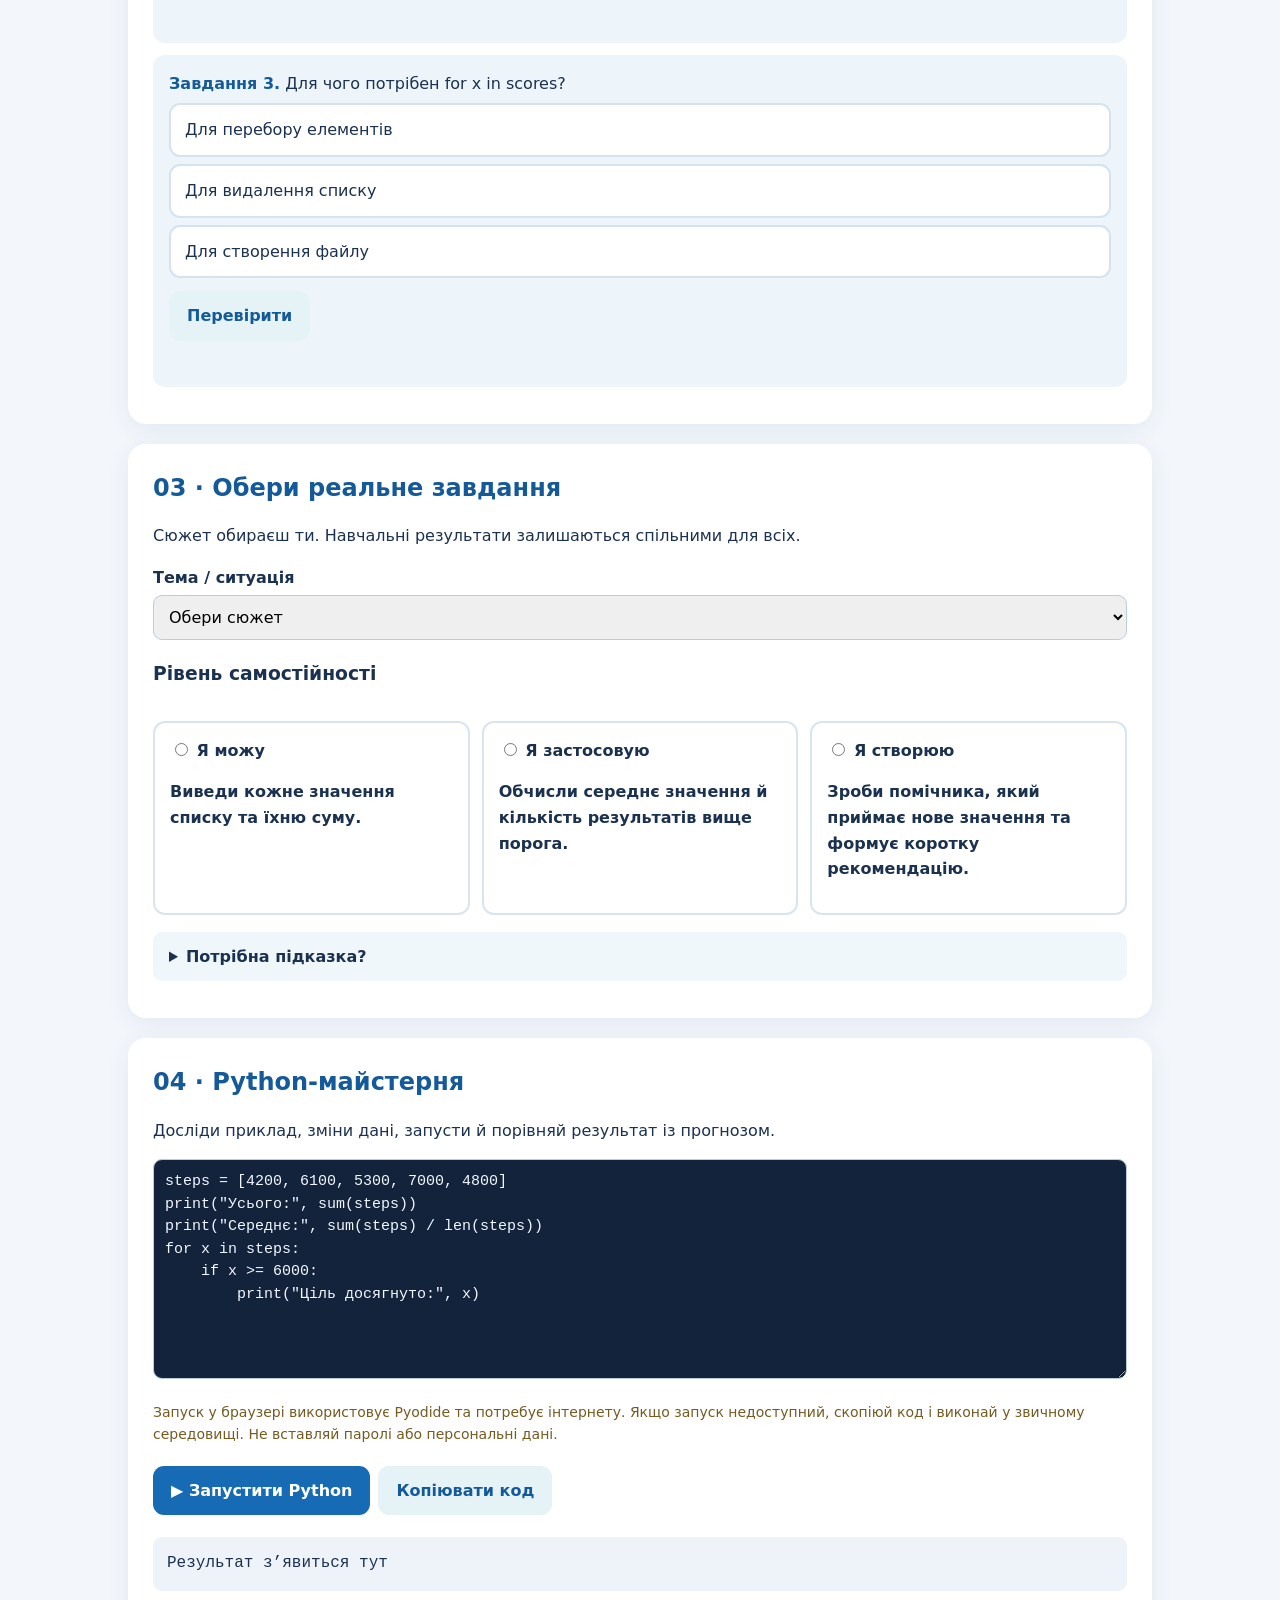
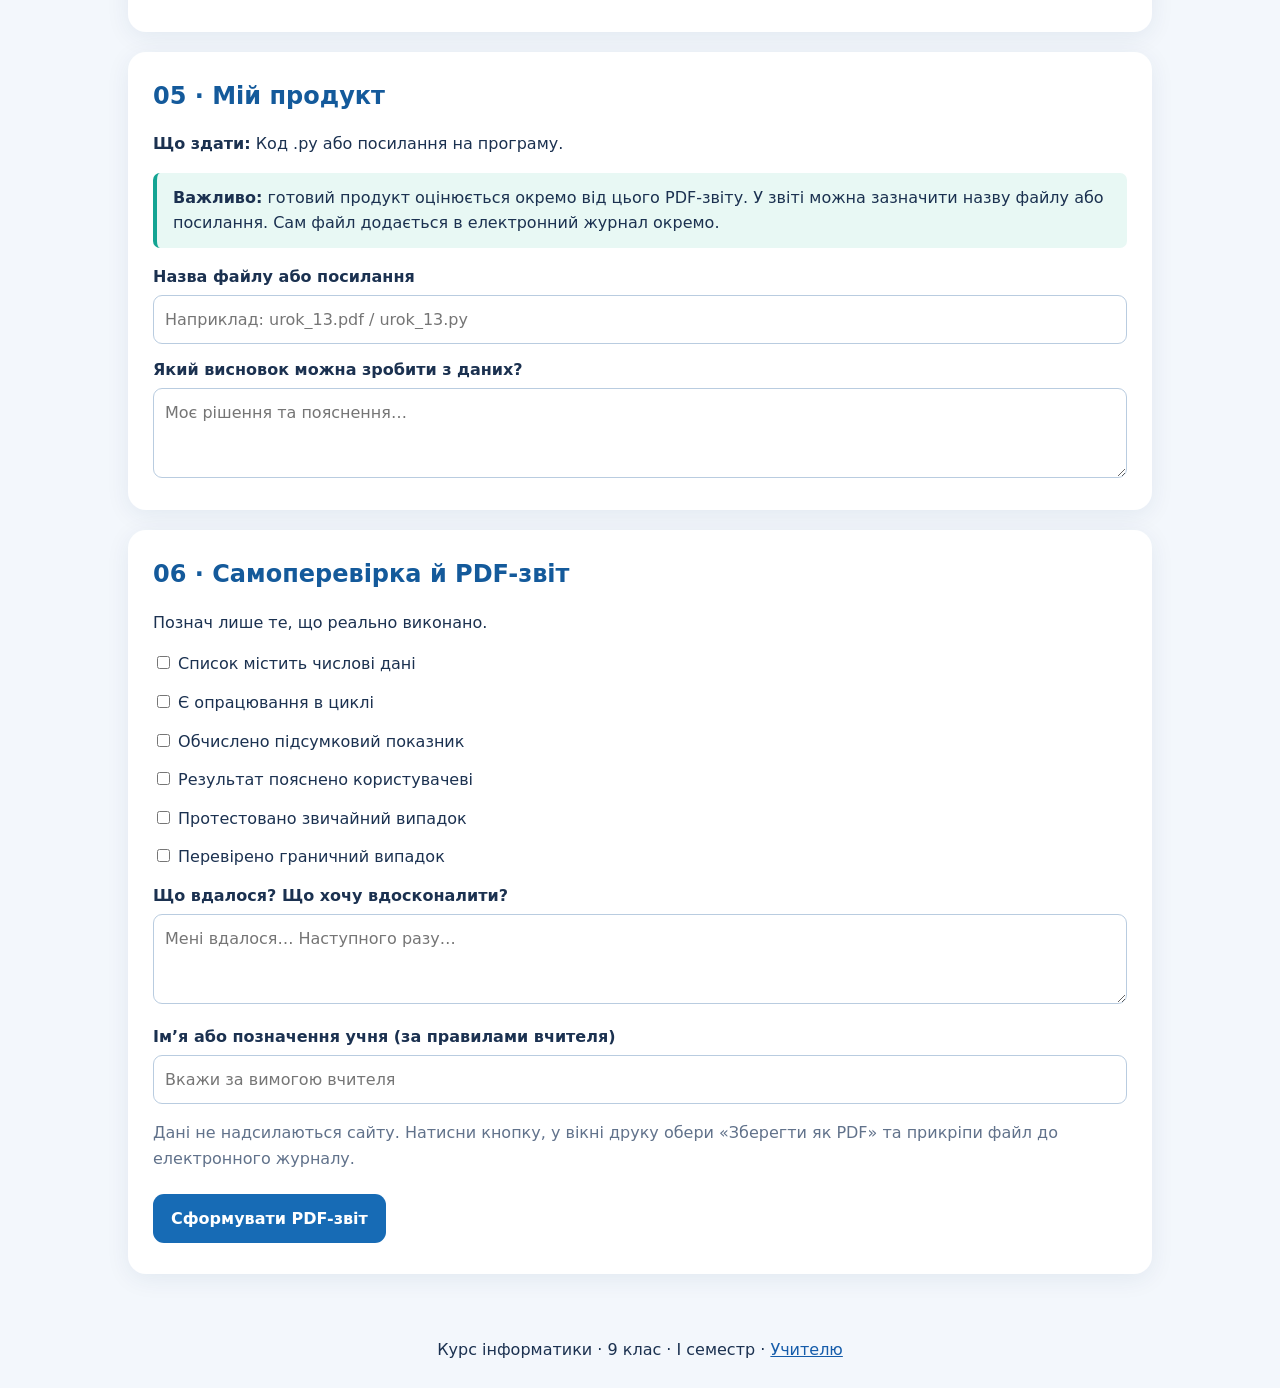
<file: lesson-13.html>
<!doctype html><html lang="uk"><head><meta charset="utf-8"><meta name="viewport" content="width=device-width,initial-scale=1"><title>Урок 13 — Цифровий помічник: опрацювання списків</title><link rel="stylesheet" href="style.css"></head><body><header><a class="toplink" href="index.html">← Усі уроки</a><p class="pill">9 клас · Урок 13 · 04.12.2026 · ГР2, ГР3</p><h1>Цифровий помічник: опрацювання списків</h1><p>Порахуй, зміни й проаналізуй дані, щоб допомогти користувачеві.</p></header><main><section class="card"><h2>Твоя мета</h2><p>Можеш виконувати код прямо тут або в доступному Python-середовищі. Зберігай власний код окремо: сторінка не зберігає його на сервері.</p><div class="progress"><div id="progress"></div></div><small id="progressLabel"></small></section><section class="card"><h2>01 · Поняття за хвилину</h2><div class="grid"><div class="tile"><b>append()</b><p>Додає елемент наприкінці списку.</p></div><div class="tile"><b>Цикл for</b><p>Виконує дії для кожного елемента.</p></div><div class="tile"><b>sum()</b><p>Обчислює суму числових елементів.</p></div><div class="tile"><b>Умова if</b><p>Допомагає вибрати елементи за правилом.</p></div></div></section><section class="card"><h2>02 · Перевір себе</h2><p>Можна помилятися й пробувати ще раз. Ці вправи допомагають підготуватися до практики.</p><div class="tile" style="margin:12px 0"><b>Завдання 1.</b> Як додати число 8 до списку scores?<div id="q0"></div><button class="btn alt" onclick="check(0)">Перевірити</button><div class="feedback" id="feedback0" aria-live="polite"></div></div><div class="tile" style="margin:12px 0"><b>Завдання 2.</b> Що виведе sum([3, 5, 2])?<div id="q1"></div><button class="btn alt" onclick="check(1)">Перевірити</button><div class="feedback" id="feedback1" aria-live="polite"></div></div><div class="tile" style="margin:12px 0"><b>Завдання 3.</b> Для чого потрібен for x in scores?<div id="q2"></div><button class="btn alt" onclick="check(2)">Перевірити</button><div class="feedback" id="feedback2" aria-live="polite"></div></div></section><section class="card"><h2>03 · Обери реальне завдання</h2><p>Сюжет обираєш ти. Навчальні результати залишаються спільними для всіх.</p><label for="scenario">Тема / ситуація</label><select id="scenario"><option value="">Обери сюжет</option><option>Статистика кроків за тиждень</option><option>Бали за ігрові рівні</option><option>Час, витрачений на тренування</option><option>Власна тема (уточни в поясненні)</option></select><h3>Рівень самостійності</h3><div class="levels"><label class="level"><input type="radio" name="level" value="Я можу"> <b>Я можу</b><p>Виведи кожне значення списку та їхню суму.</p></label><label class="level"><input type="radio" name="level" value="Я застосовую"> <b>Я застосовую</b><p>Обчисли середнє значення й кількість результатів вище порога.</p></label><label class="level"><input type="radio" name="level" value="Я створюю"> <b>Я створюю</b><p>Зроби помічника, який приймає нове значення та формує коротку рекомендацію.</p></label></div><details><summary>Потрібна підказка?</summary><p>Почни з найпростішого результату. Перевір його. Потім додай одну нову можливість. Якщо не виходить — запиши конкретне запитання до вчителя.</p></details></section><section class="card"><h2>04 · Python-майстерня</h2><p>Досліди приклад, зміни дані, запусти й порівняй результат із прогнозом.</p><textarea id="code" class="code" spellcheck="false">steps = [4200, 6100, 5300, 7000, 4800]
print(&quot;Усього:&quot;, sum(steps))
print(&quot;Середнє:&quot;, sum(steps) / len(steps))
for x in steps:
    if x &gt;= 6000:
        print(&quot;Ціль досягнуто:&quot;, x)</textarea><p class="warn">Запуск у браузері використовує Pyodide та потребує інтернету. Якщо запуск недоступний, скопіюй код і виконай у звичному середовищі. Не вставляй паролі або персональні дані.</p><button id="run" class="btn" onclick="runPython()">▶ Запустити Python</button><button class="btn alt" onclick="copyCode()">Копіювати код</button><pre id="output" class="output" aria-live="polite">Результат з’явиться тут</pre></section><section class="card"><h2>05 · Мій продукт</h2><p><b>Що здати:</b> Код .py або посилання на програму.</p><p class="hint"><b>Важливо:</b> готовий продукт оцінюється окремо від цього PDF-звіту. У звіті можна зазначити назву файлу або посилання. Сам файл додається в електронний журнал окремо.</p><label for="artifact">Назва файлу або посилання</label><input type="text" id="artifact" placeholder="Наприклад: urok_13.pdf / urok_13.py"><label for="reason">Який висновок можна зробити з даних?</label><textarea id="reason" placeholder="Моє рішення та пояснення…"></textarea></section><section class="card"><h2>06 · Самоперевірка й PDF-звіт</h2><p>Познач лише те, що реально виконано.</p><label style="font-weight:400"><input type="checkbox" id="c0"> Список містить числові дані</label><label style="font-weight:400"><input type="checkbox" id="c1"> Є опрацювання в циклі</label><label style="font-weight:400"><input type="checkbox" id="c2"> Обчислено підсумковий показник</label><label style="font-weight:400"><input type="checkbox" id="c3"> Результат пояснено користувачеві</label><label style="font-weight:400"><input type="checkbox" id="c4"> Протестовано звичайний випадок</label><label style="font-weight:400"><input type="checkbox" id="c5"> Перевірено граничний випадок</label><label for="reflection">Що вдалося? Що хочу вдосконалити?</label><textarea id="reflection" placeholder="Мені вдалося… Наступного разу…"></textarea><label for="student">Ім’я або позначення учня (за правилами вчителя)</label><input id="student" type="text" placeholder="Вкажи за вимогою вчителя"><p class="muted">Дані не надсилаються сайту. Натисни кнопку, у вікні друку обери «Зберегти як PDF» та прикріпи файл до електронного журналу.</p><button class="btn" onclick="report()">Сформувати PDF-звіт</button></section></main><footer>Курс інформатики · 9 клас · І семестр · <a href="teacher.html">Учителю</a></footer><script src="app.js"></script><script>startLesson({"n": 13, "date": "04.12", "title": "Цифровий помічник: опрацювання списків", "questions": [["Як додати число 8 до списку scores?", ["scores.append(8)", "scores.len(8)", "scores.add = 8"], 0, "append() додає елемент у кінець."], ["Що виведе sum([3, 5, 2])?", ["10", "3", "5"], 0, "Сума 3+5+2 = 10."], ["Для чого потрібен for x in scores?", ["Для перебору елементів", "Для видалення списку", "Для створення файлу"], 0, "Цикл перебирає елементи."]], "criteria": ["Список містить числові дані", "Є опрацювання в циклі", "Обчислено підсумковий показник", "Результат пояснено користувачеві", "Протестовано звичайний випадок", "Перевірено граничний випадок"]});</script></body></html>
</file>
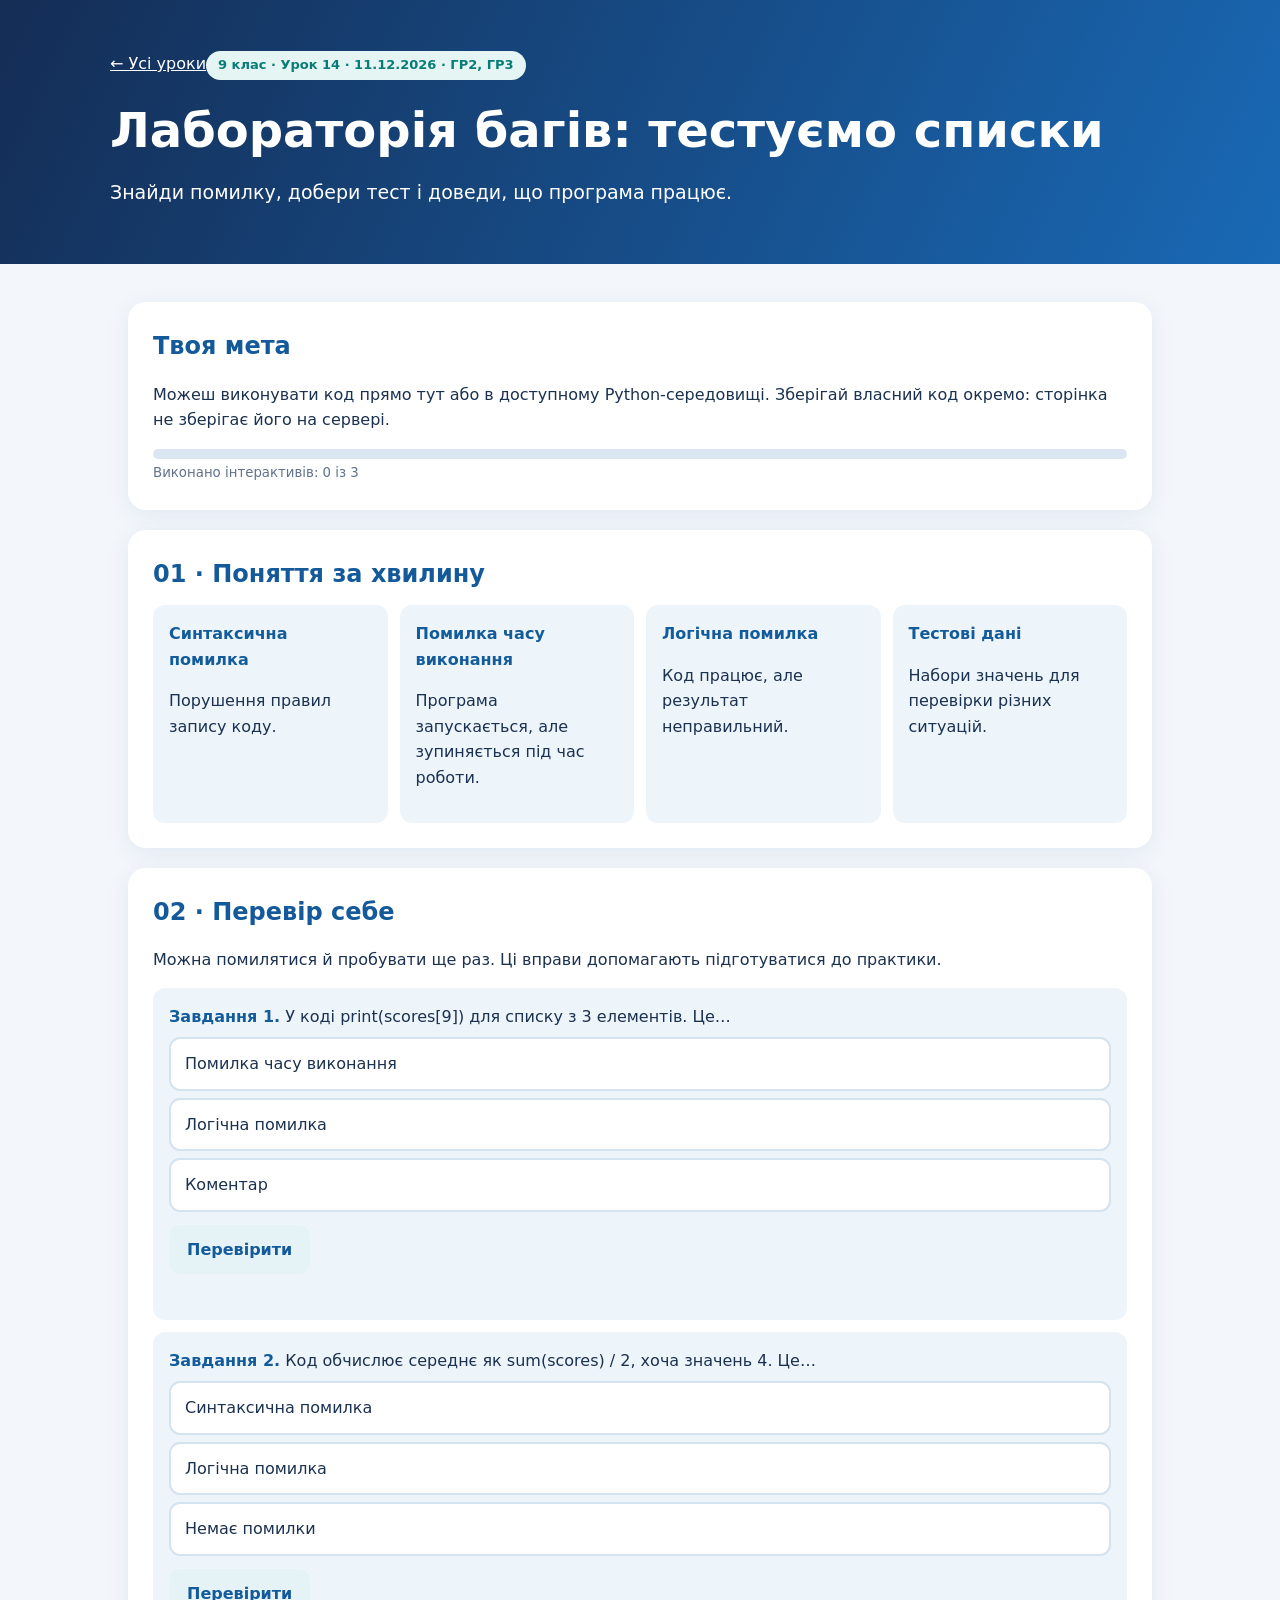
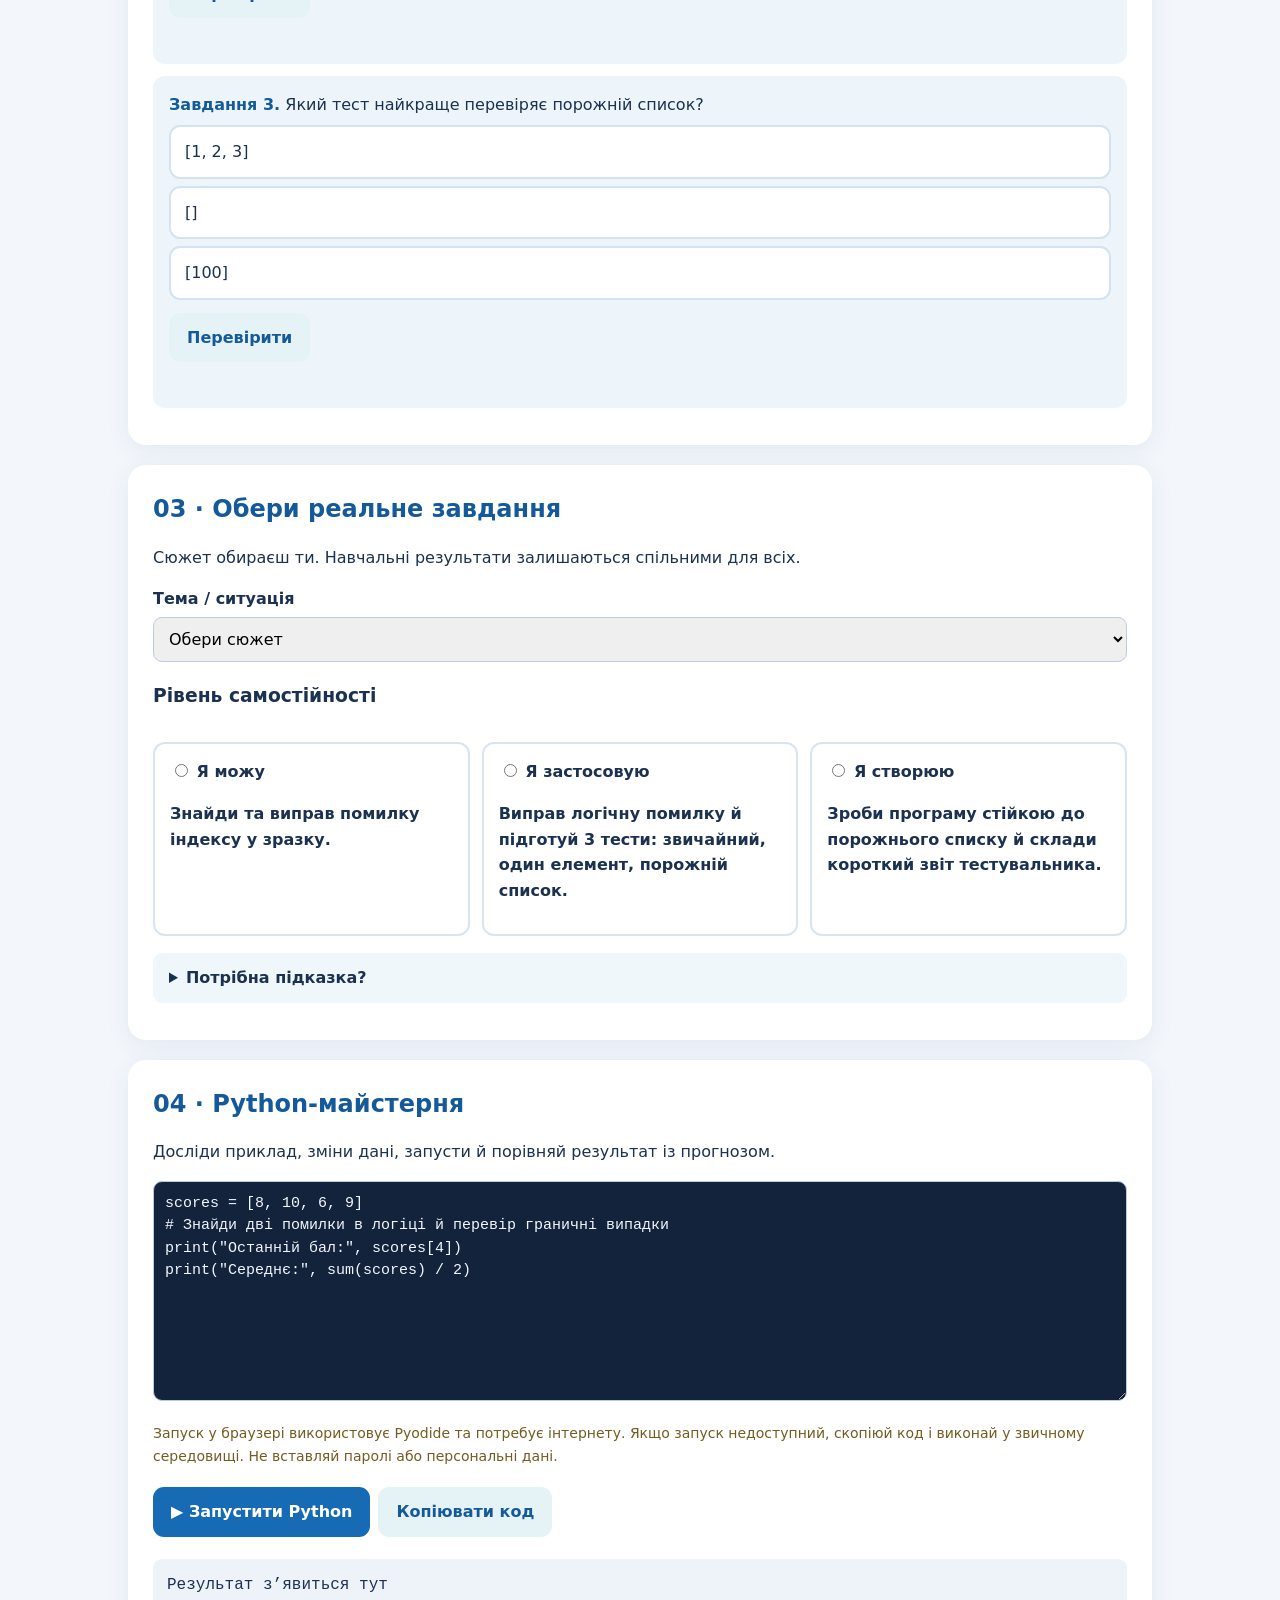
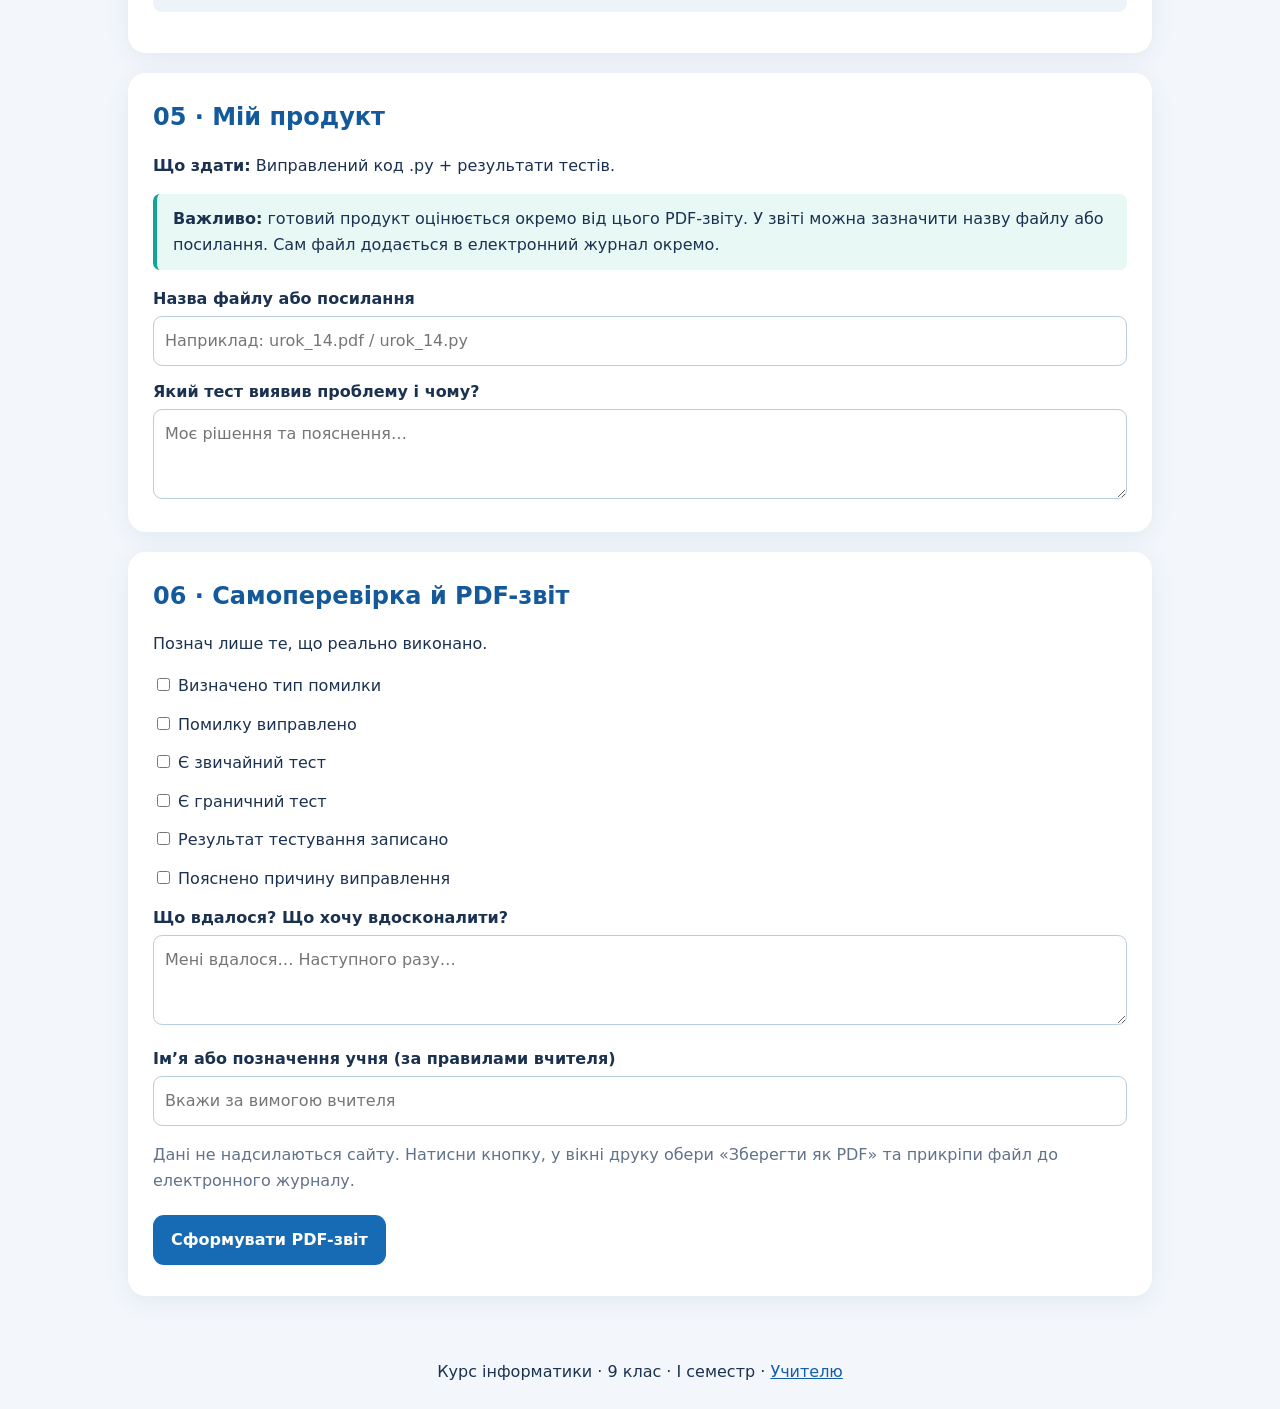
<file: lesson-14.html>
<!doctype html><html lang="uk"><head><meta charset="utf-8"><meta name="viewport" content="width=device-width,initial-scale=1"><title>Урок 14 — Лабораторія багів: тестуємо списки</title><link rel="stylesheet" href="style.css"></head><body><header><a class="toplink" href="index.html">← Усі уроки</a><p class="pill">9 клас · Урок 14 · 11.12.2026 · ГР2, ГР3</p><h1>Лабораторія багів: тестуємо списки</h1><p>Знайди помилку, добери тест і доведи, що програма працює.</p></header><main><section class="card"><h2>Твоя мета</h2><p>Можеш виконувати код прямо тут або в доступному Python-середовищі. Зберігай власний код окремо: сторінка не зберігає його на сервері.</p><div class="progress"><div id="progress"></div></div><small id="progressLabel"></small></section><section class="card"><h2>01 · Поняття за хвилину</h2><div class="grid"><div class="tile"><b>Синтаксична помилка</b><p>Порушення правил запису коду.</p></div><div class="tile"><b>Помилка часу виконання</b><p>Програма запускається, але зупиняється під час роботи.</p></div><div class="tile"><b>Логічна помилка</b><p>Код працює, але результат неправильний.</p></div><div class="tile"><b>Тестові дані</b><p>Набори значень для перевірки різних ситуацій.</p></div></div></section><section class="card"><h2>02 · Перевір себе</h2><p>Можна помилятися й пробувати ще раз. Ці вправи допомагають підготуватися до практики.</p><div class="tile" style="margin:12px 0"><b>Завдання 1.</b> У коді print(scores[9]) для списку з 3 елементів. Це…<div id="q0"></div><button class="btn alt" onclick="check(0)">Перевірити</button><div class="feedback" id="feedback0" aria-live="polite"></div></div><div class="tile" style="margin:12px 0"><b>Завдання 2.</b> Код обчислює середнє як sum(scores) / 2, хоча значень 4. Це…<div id="q1"></div><button class="btn alt" onclick="check(1)">Перевірити</button><div class="feedback" id="feedback1" aria-live="polite"></div></div><div class="tile" style="margin:12px 0"><b>Завдання 3.</b> Який тест найкраще перевіряє порожній список?<div id="q2"></div><button class="btn alt" onclick="check(2)">Перевірити</button><div class="feedback" id="feedback2" aria-live="polite"></div></div></section><section class="card"><h2>03 · Обери реальне завдання</h2><p>Сюжет обираєш ти. Навчальні результати залишаються спільними для всіх.</p><label for="scenario">Тема / ситуація</label><select id="scenario"><option value="">Обери сюжет</option><option>Бали учасників турніру</option><option>Список покупок і бюджет</option><option>Статистика тренувань</option><option>Власна тема (уточни в поясненні)</option></select><h3>Рівень самостійності</h3><div class="levels"><label class="level"><input type="radio" name="level" value="Я можу"> <b>Я можу</b><p>Знайди та виправ помилку індексу у зразку.</p></label><label class="level"><input type="radio" name="level" value="Я застосовую"> <b>Я застосовую</b><p>Виправ логічну помилку й підготуй 3 тести: звичайний, один елемент, порожній список.</p></label><label class="level"><input type="radio" name="level" value="Я створюю"> <b>Я створюю</b><p>Зроби програму стійкою до порожнього списку й склади короткий звіт тестувальника.</p></label></div><details><summary>Потрібна підказка?</summary><p>Почни з найпростішого результату. Перевір його. Потім додай одну нову можливість. Якщо не виходить — запиши конкретне запитання до вчителя.</p></details></section><section class="card"><h2>04 · Python-майстерня</h2><p>Досліди приклад, зміни дані, запусти й порівняй результат із прогнозом.</p><textarea id="code" class="code" spellcheck="false">scores = [8, 10, 6, 9]
# Знайди дві помилки в логіці й перевір граничні випадки
print(&quot;Останній бал:&quot;, scores[4])
print(&quot;Середнє:&quot;, sum(scores) / 2)</textarea><p class="warn">Запуск у браузері використовує Pyodide та потребує інтернету. Якщо запуск недоступний, скопіюй код і виконай у звичному середовищі. Не вставляй паролі або персональні дані.</p><button id="run" class="btn" onclick="runPython()">▶ Запустити Python</button><button class="btn alt" onclick="copyCode()">Копіювати код</button><pre id="output" class="output" aria-live="polite">Результат з’явиться тут</pre></section><section class="card"><h2>05 · Мій продукт</h2><p><b>Що здати:</b> Виправлений код .py + результати тестів.</p><p class="hint"><b>Важливо:</b> готовий продукт оцінюється окремо від цього PDF-звіту. У звіті можна зазначити назву файлу або посилання. Сам файл додається в електронний журнал окремо.</p><label for="artifact">Назва файлу або посилання</label><input type="text" id="artifact" placeholder="Наприклад: urok_14.pdf / urok_14.py"><label for="reason">Який тест виявив проблему і чому?</label><textarea id="reason" placeholder="Моє рішення та пояснення…"></textarea></section><section class="card"><h2>06 · Самоперевірка й PDF-звіт</h2><p>Познач лише те, що реально виконано.</p><label style="font-weight:400"><input type="checkbox" id="c0"> Визначено тип помилки</label><label style="font-weight:400"><input type="checkbox" id="c1"> Помилку виправлено</label><label style="font-weight:400"><input type="checkbox" id="c2"> Є звичайний тест</label><label style="font-weight:400"><input type="checkbox" id="c3"> Є граничний тест</label><label style="font-weight:400"><input type="checkbox" id="c4"> Результат тестування записано</label><label style="font-weight:400"><input type="checkbox" id="c5"> Пояснено причину виправлення</label><label for="reflection">Що вдалося? Що хочу вдосконалити?</label><textarea id="reflection" placeholder="Мені вдалося… Наступного разу…"></textarea><label for="student">Ім’я або позначення учня (за правилами вчителя)</label><input id="student" type="text" placeholder="Вкажи за вимогою вчителя"><p class="muted">Дані не надсилаються сайту. Натисни кнопку, у вікні друку обери «Зберегти як PDF» та прикріпи файл до електронного журналу.</p><button class="btn" onclick="report()">Сформувати PDF-звіт</button></section></main><footer>Курс інформатики · 9 клас · І семестр · <a href="teacher.html">Учителю</a></footer><script src="app.js"></script><script>startLesson({"n": 14, "date": "11.12", "title": "Лабораторія багів: тестуємо списки", "questions": [["У коді print(scores[9]) для списку з 3 елементів. Це…", ["Помилка часу виконання", "Логічна помилка", "Коментар"], 0, "Індекс поза межами списку спричиняє IndexError."], ["Код обчислює середнє як sum(scores) / 2, хоча значень 4. Це…", ["Синтаксична помилка", "Логічна помилка", "Немає помилки"], 1, "Програма працює, але обчислює неправильне середнє."], ["Який тест найкраще перевіряє порожній список?", ["[1, 2, 3]", "[]", "[100]"], 1, "Порожній список — окремий граничний випадок."]], "criteria": ["Визначено тип помилки", "Помилку виправлено", "Є звичайний тест", "Є граничний тест", "Результат тестування записано", "Пояснено причину виправлення"]});</script></body></html>
</file>
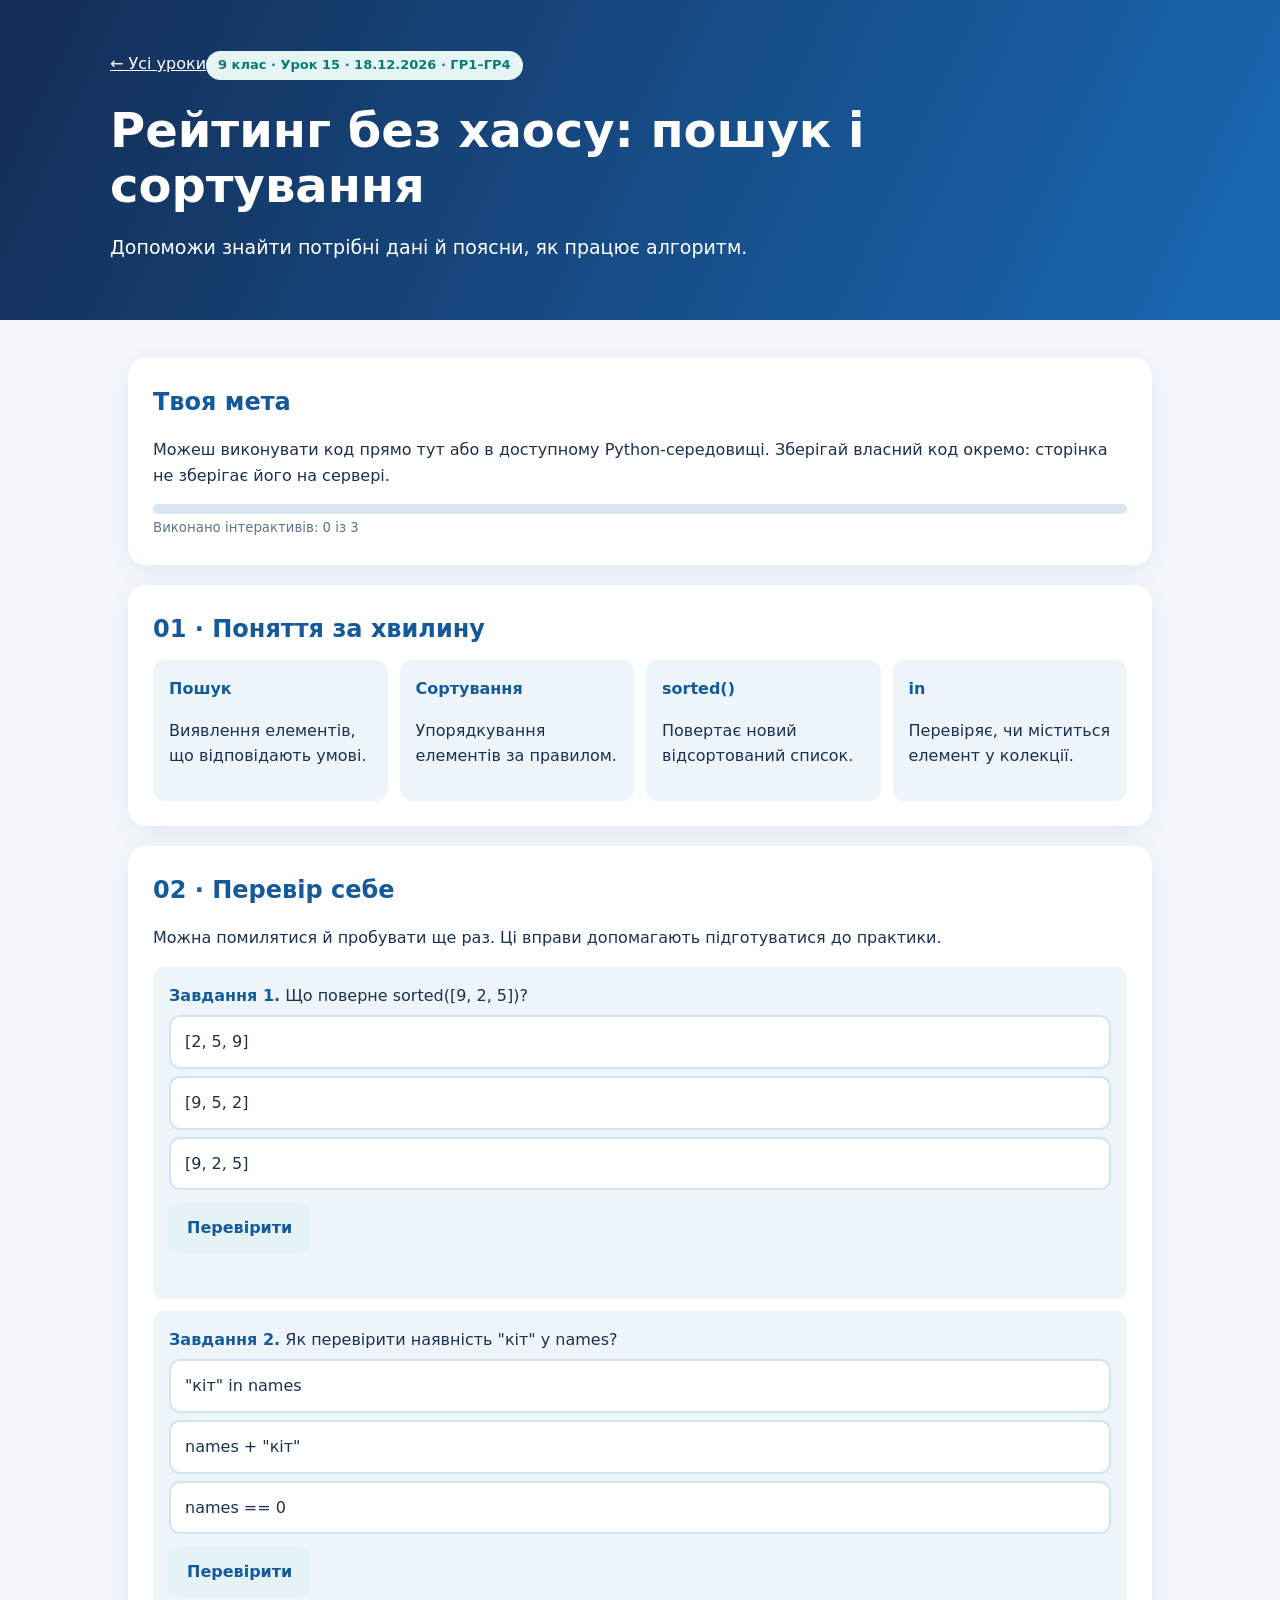
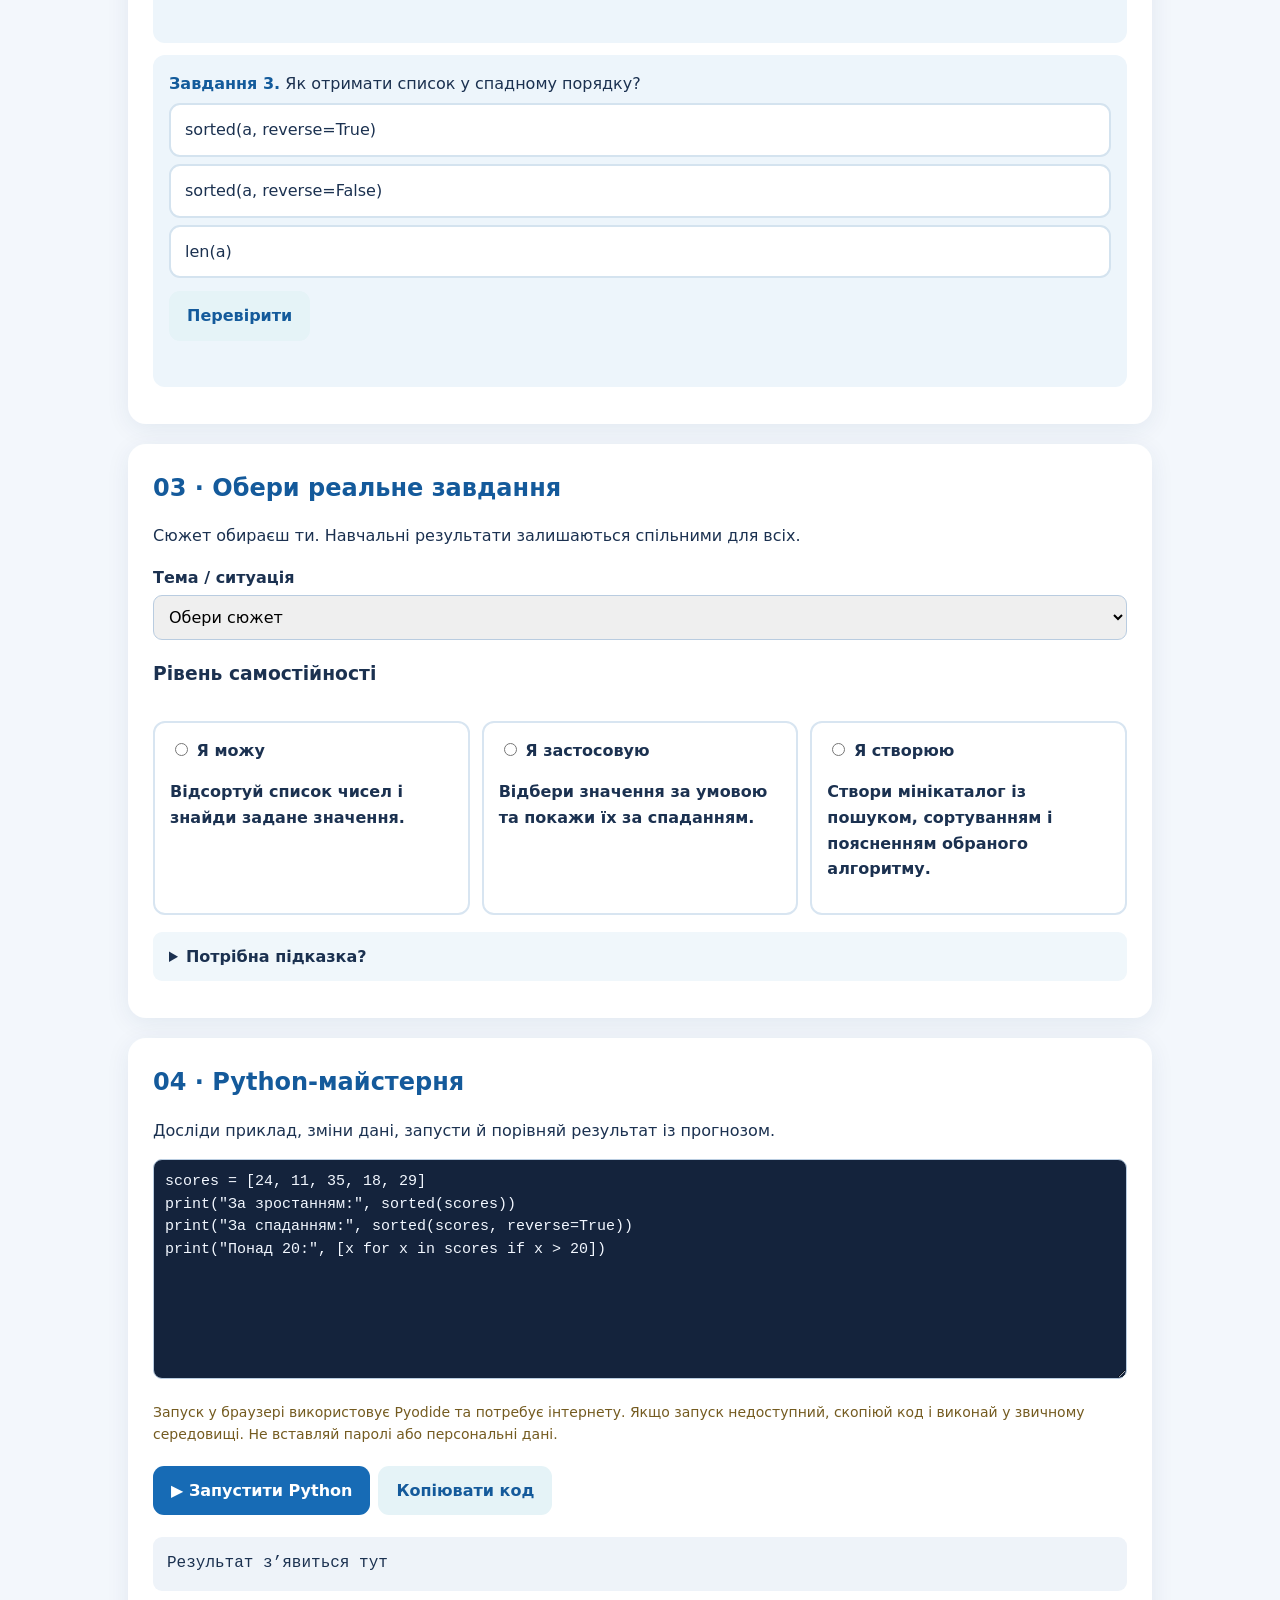
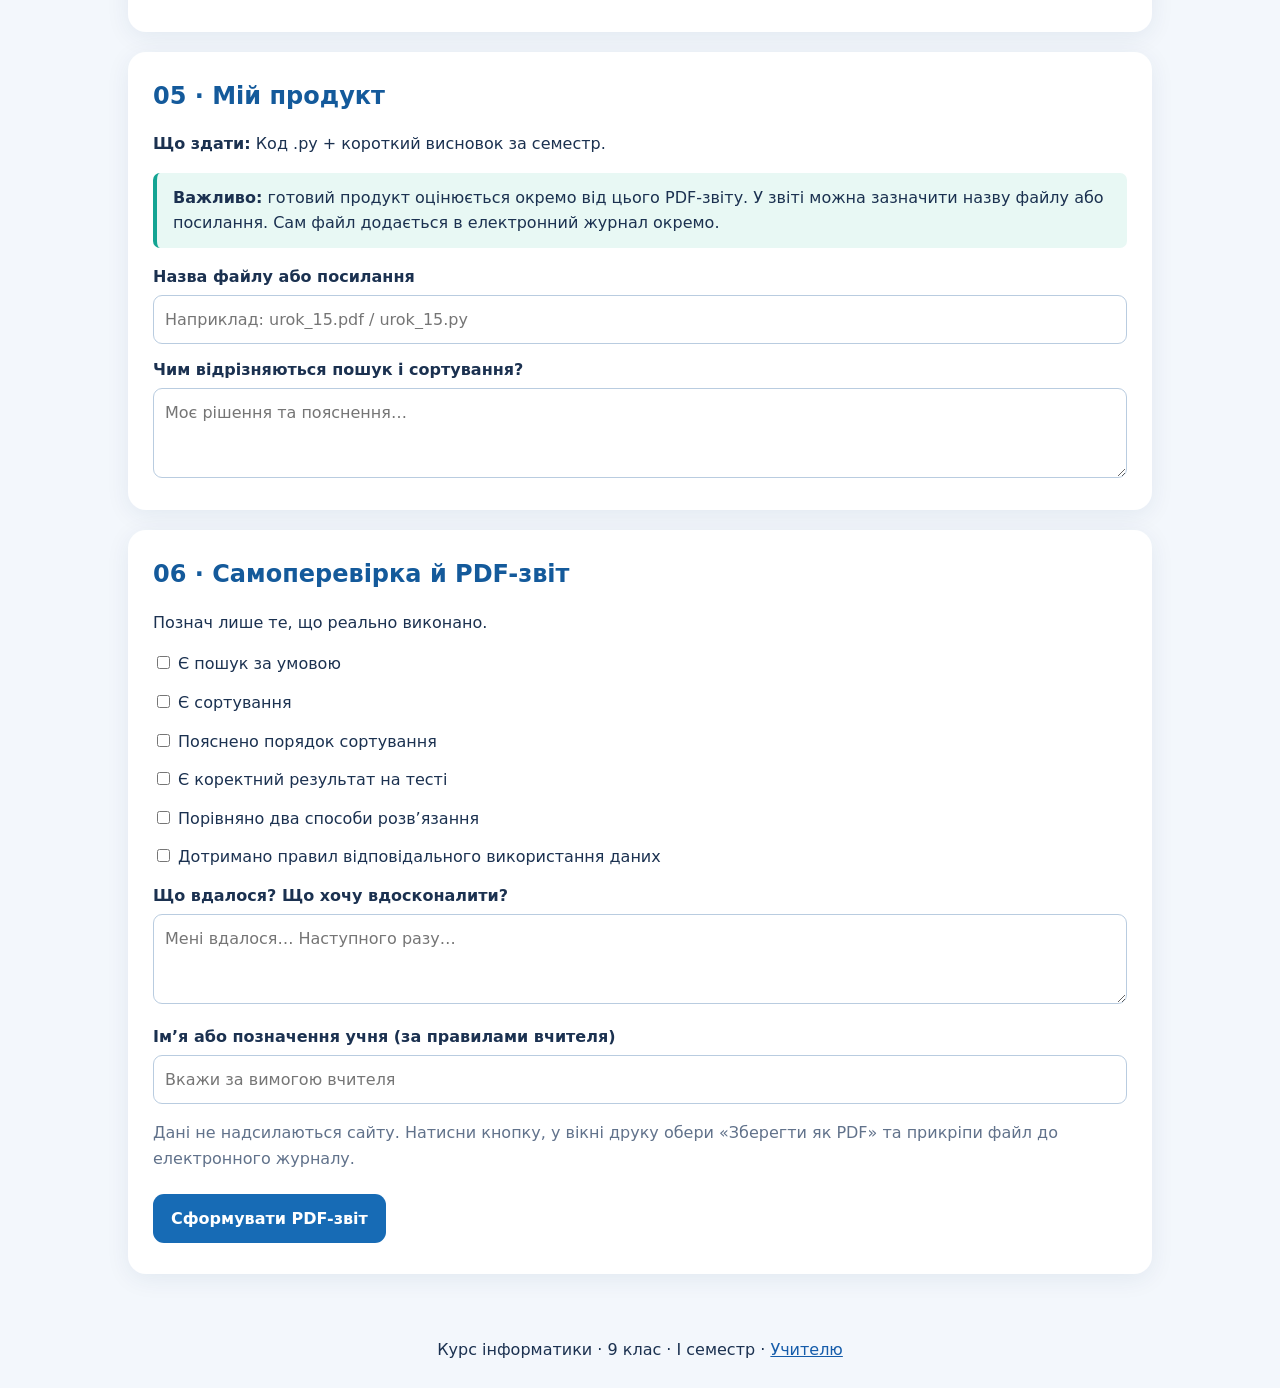
<file: lesson-15.html>
<!doctype html><html lang="uk"><head><meta charset="utf-8"><meta name="viewport" content="width=device-width,initial-scale=1"><title>Урок 15 — Рейтинг без хаосу: пошук і сортування</title><link rel="stylesheet" href="style.css"></head><body><header><a class="toplink" href="index.html">← Усі уроки</a><p class="pill">9 клас · Урок 15 · 18.12.2026 · ГР1–ГР4</p><h1>Рейтинг без хаосу: пошук і сортування</h1><p>Допоможи знайти потрібні дані й поясни, як працює алгоритм.</p></header><main><section class="card"><h2>Твоя мета</h2><p>Можеш виконувати код прямо тут або в доступному Python-середовищі. Зберігай власний код окремо: сторінка не зберігає його на сервері.</p><div class="progress"><div id="progress"></div></div><small id="progressLabel"></small></section><section class="card"><h2>01 · Поняття за хвилину</h2><div class="grid"><div class="tile"><b>Пошук</b><p>Виявлення елементів, що відповідають умові.</p></div><div class="tile"><b>Сортування</b><p>Упорядкування елементів за правилом.</p></div><div class="tile"><b>sorted()</b><p>Повертає новий відсортований список.</p></div><div class="tile"><b>in</b><p>Перевіряє, чи міститься елемент у колекції.</p></div></div></section><section class="card"><h2>02 · Перевір себе</h2><p>Можна помилятися й пробувати ще раз. Ці вправи допомагають підготуватися до практики.</p><div class="tile" style="margin:12px 0"><b>Завдання 1.</b> Що поверне sorted([9, 2, 5])?<div id="q0"></div><button class="btn alt" onclick="check(0)">Перевірити</button><div class="feedback" id="feedback0" aria-live="polite"></div></div><div class="tile" style="margin:12px 0"><b>Завдання 2.</b> Як перевірити наявність &quot;кіт&quot; у names?<div id="q1"></div><button class="btn alt" onclick="check(1)">Перевірити</button><div class="feedback" id="feedback1" aria-live="polite"></div></div><div class="tile" style="margin:12px 0"><b>Завдання 3.</b> Як отримати список у спадному порядку?<div id="q2"></div><button class="btn alt" onclick="check(2)">Перевірити</button><div class="feedback" id="feedback2" aria-live="polite"></div></div></section><section class="card"><h2>03 · Обери реальне завдання</h2><p>Сюжет обираєш ти. Навчальні результати залишаються спільними для всіх.</p><label for="scenario">Тема / ситуація</label><select id="scenario"><option value="">Обери сюжет</option><option>Рейтинг ігрових досягнень</option><option>Каталог корисних програм</option><option>Добірка результатів опитування</option><option>Власна тема (уточни в поясненні)</option></select><h3>Рівень самостійності</h3><div class="levels"><label class="level"><input type="radio" name="level" value="Я можу"> <b>Я можу</b><p>Відсортуй список чисел і знайди задане значення.</p></label><label class="level"><input type="radio" name="level" value="Я застосовую"> <b>Я застосовую</b><p>Відбери значення за умовою та покажи їх за спаданням.</p></label><label class="level"><input type="radio" name="level" value="Я створюю"> <b>Я створюю</b><p>Створи мінікаталог із пошуком, сортуванням і поясненням обраного алгоритму.</p></label></div><details><summary>Потрібна підказка?</summary><p>Почни з найпростішого результату. Перевір його. Потім додай одну нову можливість. Якщо не виходить — запиши конкретне запитання до вчителя.</p></details></section><section class="card"><h2>04 · Python-майстерня</h2><p>Досліди приклад, зміни дані, запусти й порівняй результат із прогнозом.</p><textarea id="code" class="code" spellcheck="false">scores = [24, 11, 35, 18, 29]
print(&quot;За зростанням:&quot;, sorted(scores))
print(&quot;За спаданням:&quot;, sorted(scores, reverse=True))
print(&quot;Понад 20:&quot;, [x for x in scores if x &gt; 20])</textarea><p class="warn">Запуск у браузері використовує Pyodide та потребує інтернету. Якщо запуск недоступний, скопіюй код і виконай у звичному середовищі. Не вставляй паролі або персональні дані.</p><button id="run" class="btn" onclick="runPython()">▶ Запустити Python</button><button class="btn alt" onclick="copyCode()">Копіювати код</button><pre id="output" class="output" aria-live="polite">Результат з’явиться тут</pre></section><section class="card"><h2>05 · Мій продукт</h2><p><b>Що здати:</b> Код .py + короткий висновок за семестр.</p><p class="hint"><b>Важливо:</b> готовий продукт оцінюється окремо від цього PDF-звіту. У звіті можна зазначити назву файлу або посилання. Сам файл додається в електронний журнал окремо.</p><label for="artifact">Назва файлу або посилання</label><input type="text" id="artifact" placeholder="Наприклад: urok_15.pdf / urok_15.py"><label for="reason">Чим відрізняються пошук і сортування?</label><textarea id="reason" placeholder="Моє рішення та пояснення…"></textarea></section><section class="card"><h2>06 · Самоперевірка й PDF-звіт</h2><p>Познач лише те, що реально виконано.</p><label style="font-weight:400"><input type="checkbox" id="c0"> Є пошук за умовою</label><label style="font-weight:400"><input type="checkbox" id="c1"> Є сортування</label><label style="font-weight:400"><input type="checkbox" id="c2"> Пояснено порядок сортування</label><label style="font-weight:400"><input type="checkbox" id="c3"> Є коректний результат на тесті</label><label style="font-weight:400"><input type="checkbox" id="c4"> Порівняно два способи розв’язання</label><label style="font-weight:400"><input type="checkbox" id="c5"> Дотримано правил відповідального використання даних</label><label for="reflection">Що вдалося? Що хочу вдосконалити?</label><textarea id="reflection" placeholder="Мені вдалося… Наступного разу…"></textarea><label for="student">Ім’я або позначення учня (за правилами вчителя)</label><input id="student" type="text" placeholder="Вкажи за вимогою вчителя"><p class="muted">Дані не надсилаються сайту. Натисни кнопку, у вікні друку обери «Зберегти як PDF» та прикріпи файл до електронного журналу.</p><button class="btn" onclick="report()">Сформувати PDF-звіт</button></section></main><footer>Курс інформатики · 9 клас · І семестр · <a href="teacher.html">Учителю</a></footer><script src="app.js"></script><script>startLesson({"n": 15, "date": "18.12", "title": "Рейтинг без хаосу: пошук і сортування", "questions": [["Що поверне sorted([9, 2, 5])?", ["[2, 5, 9]", "[9, 5, 2]", "[9, 2, 5]"], 0, "За замовчуванням sorted() сортує за зростанням."], ["Як перевірити наявність \"кіт\" у names?", ["\"кіт\" in names", "names + \"кіт\"", "names == 0"], 0, "Оператор in перевіряє належність."], ["Як отримати список у спадному порядку?", ["sorted(a, reverse=True)", "sorted(a, reverse=False)", "len(a)"], 0, "reverse=True змінює порядок на спадний."]], "criteria": ["Є пошук за умовою", "Є сортування", "Пояснено порядок сортування", "Є коректний результат на тесті", "Порівняно два способи розв’язання", "Дотримано правил відповідального використання даних"]});</script></body></html>
</file>
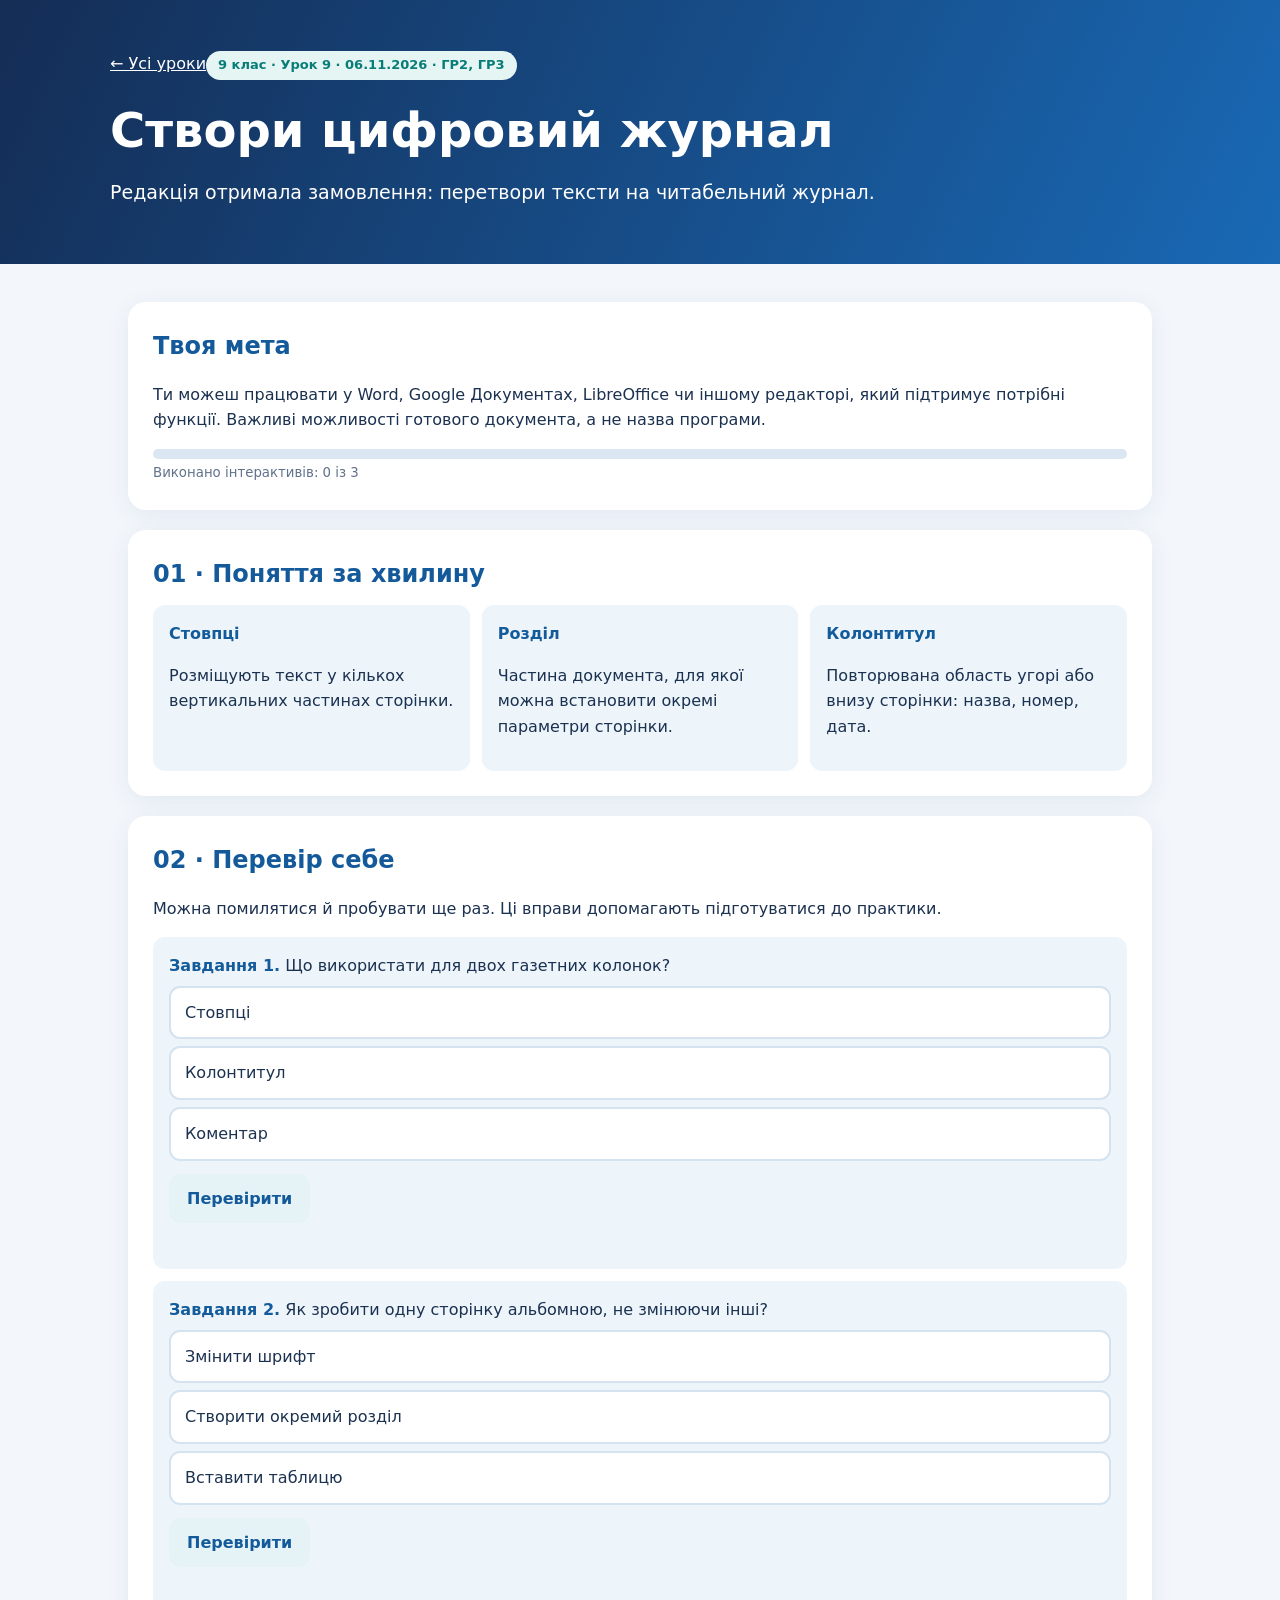
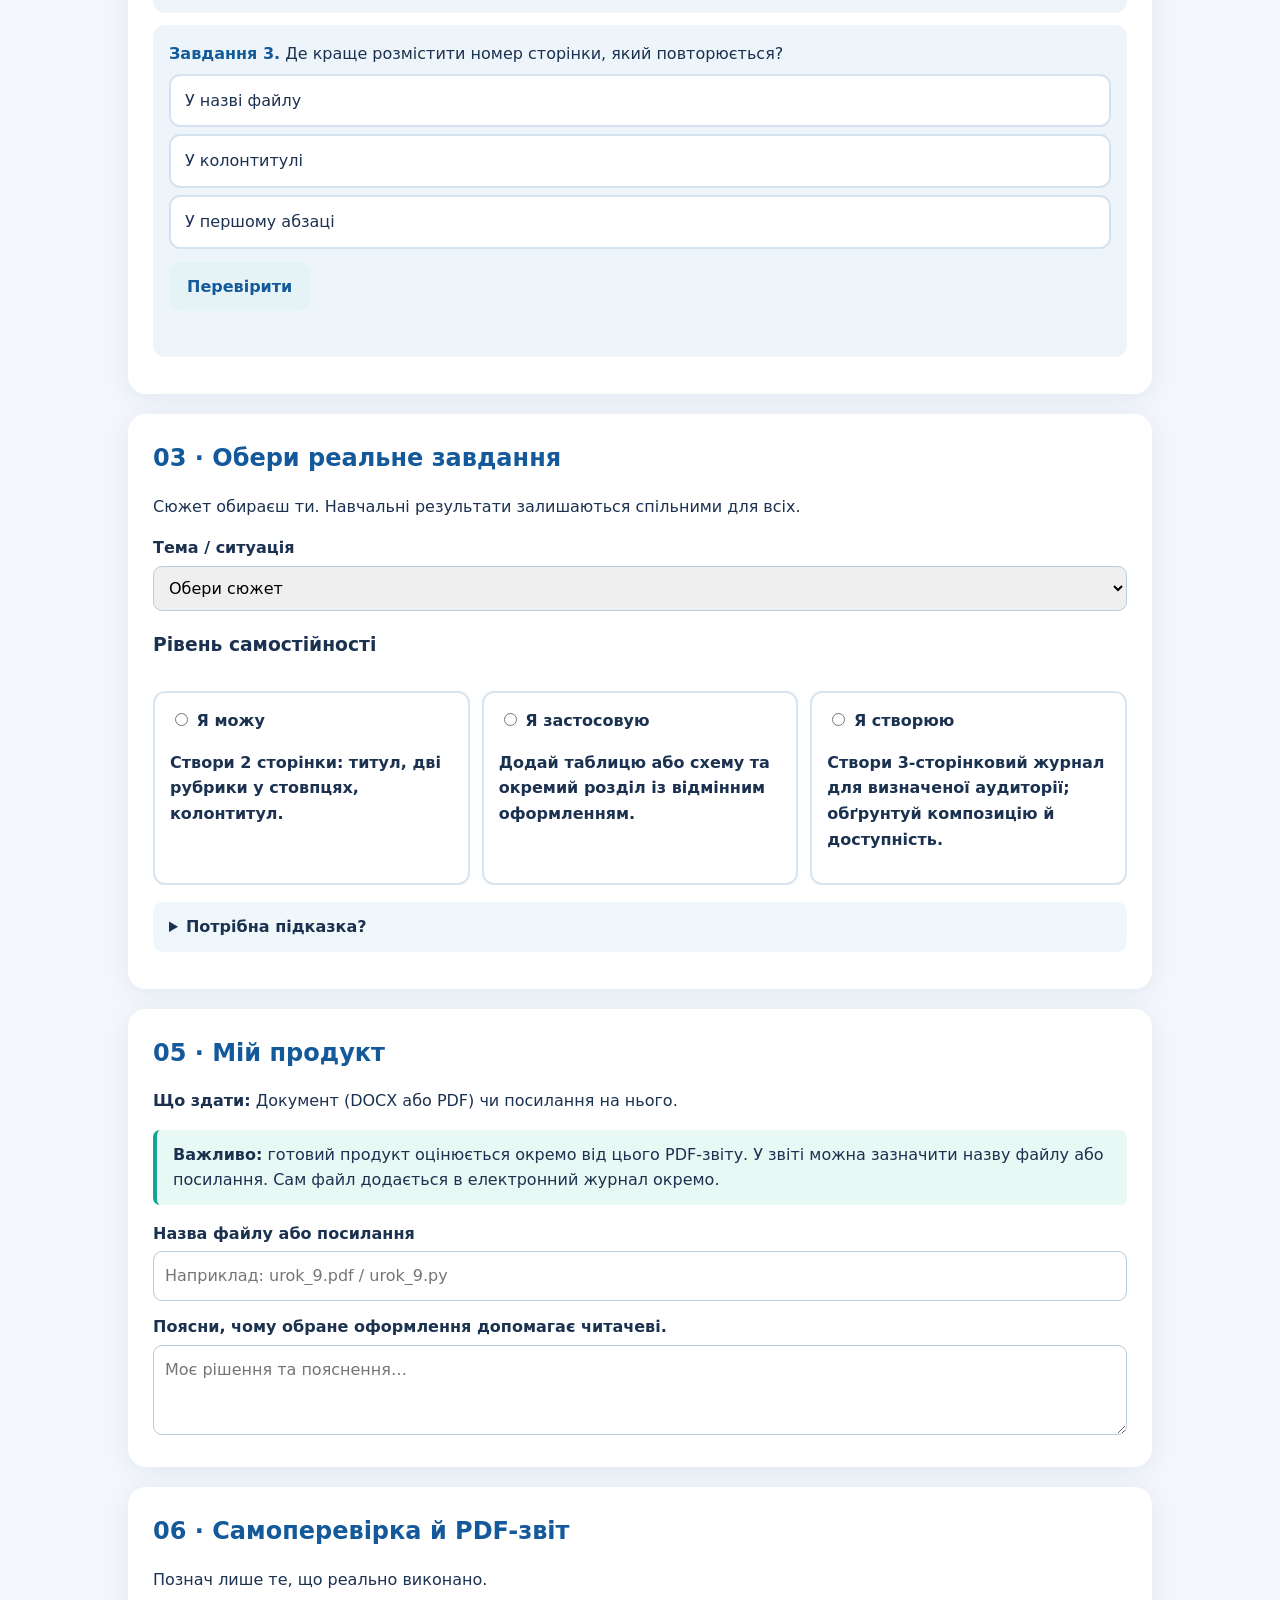
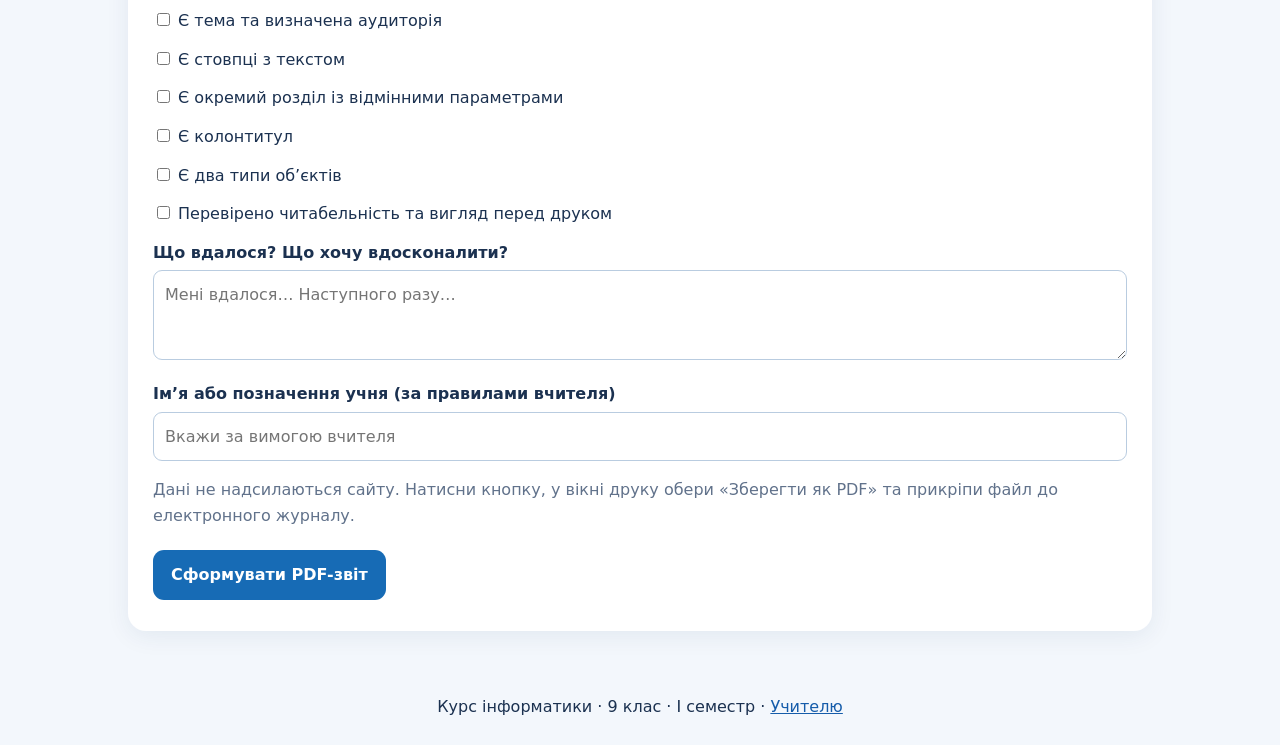
<file: lesson-9.html>
<!doctype html><html lang="uk"><head><meta charset="utf-8"><meta name="viewport" content="width=device-width,initial-scale=1"><title>Урок 9 — Створи цифровий журнал</title><link rel="stylesheet" href="style.css"></head><body><header><a class="toplink" href="index.html">← Усі уроки</a><p class="pill">9 клас · Урок 9 · 06.11.2026 · ГР2, ГР3</p><h1>Створи цифровий журнал</h1><p>Редакція отримала замовлення: перетвори тексти на читабельний журнал.</p></header><main><section class="card"><h2>Твоя мета</h2><p>Ти можеш працювати у Word, Google Документах, LibreOffice чи іншому редакторі, який підтримує потрібні функції. Важливі можливості готового документа, а не назва програми.</p><div class="progress"><div id="progress"></div></div><small id="progressLabel"></small></section><section class="card"><h2>01 · Поняття за хвилину</h2><div class="grid"><div class="tile"><b>Стовпці</b><p>Розміщують текст у кількох вертикальних частинах сторінки.</p></div><div class="tile"><b>Розділ</b><p>Частина документа, для якої можна встановити окремі параметри сторінки.</p></div><div class="tile"><b>Колонтитул</b><p>Повторювана область угорі або внизу сторінки: назва, номер, дата.</p></div></div></section><section class="card"><h2>02 · Перевір себе</h2><p>Можна помилятися й пробувати ще раз. Ці вправи допомагають підготуватися до практики.</p><div class="tile" style="margin:12px 0"><b>Завдання 1.</b> Що використати для двох газетних колонок?<div id="q0"></div><button class="btn alt" onclick="check(0)">Перевірити</button><div class="feedback" id="feedback0" aria-live="polite"></div></div><div class="tile" style="margin:12px 0"><b>Завдання 2.</b> Як зробити одну сторінку альбомною, не змінюючи інші?<div id="q1"></div><button class="btn alt" onclick="check(1)">Перевірити</button><div class="feedback" id="feedback1" aria-live="polite"></div></div><div class="tile" style="margin:12px 0"><b>Завдання 3.</b> Де краще розмістити номер сторінки, який повторюється?<div id="q2"></div><button class="btn alt" onclick="check(2)">Перевірити</button><div class="feedback" id="feedback2" aria-live="polite"></div></div></section><section class="card"><h2>03 · Обери реальне завдання</h2><p>Сюжет обираєш ти. Навчальні результати залишаються спільними для всіх.</p><label for="scenario">Тема / ситуація</label><select id="scenario"><option value="">Обери сюжет</option><option>Огляд улюбленої гри без реклами</option><option>Цікаві інструменти штучного інтелекту</option><option>Шкільний науковий журнал</option><option>Власна тема (уточни в поясненні)</option></select><h3>Рівень самостійності</h3><div class="levels"><label class="level"><input type="radio" name="level" value="Я можу"> <b>Я можу</b><p>Створи 2 сторінки: титул, дві рубрики у стовпцях, колонтитул.</p></label><label class="level"><input type="radio" name="level" value="Я застосовую"> <b>Я застосовую</b><p>Додай таблицю або схему та окремий розділ із відмінним оформленням.</p></label><label class="level"><input type="radio" name="level" value="Я створюю"> <b>Я створюю</b><p>Створи 3-сторінковий журнал для визначеної аудиторії; обґрунтуй композицію й доступність.</p></label></div><details><summary>Потрібна підказка?</summary><p>Почни з найпростішого результату. Перевір його. Потім додай одну нову можливість. Якщо не виходить — запиши конкретне запитання до вчителя.</p></details></section><section class="card"><h2>05 · Мій продукт</h2><p><b>Що здати:</b> Документ (DOCX або PDF) чи посилання на нього.</p><p class="hint"><b>Важливо:</b> готовий продукт оцінюється окремо від цього PDF-звіту. У звіті можна зазначити назву файлу або посилання. Сам файл додається в електронний журнал окремо.</p><label for="artifact">Назва файлу або посилання</label><input type="text" id="artifact" placeholder="Наприклад: urok_9.pdf / urok_9.py"><label for="reason">Поясни, чому обране оформлення допомагає читачеві.</label><textarea id="reason" placeholder="Моє рішення та пояснення…"></textarea></section><section class="card"><h2>06 · Самоперевірка й PDF-звіт</h2><p>Познач лише те, що реально виконано.</p><label style="font-weight:400"><input type="checkbox" id="c0"> Є тема та визначена аудиторія</label><label style="font-weight:400"><input type="checkbox" id="c1"> Є стовпці з текстом</label><label style="font-weight:400"><input type="checkbox" id="c2"> Є окремий розділ із відмінними параметрами</label><label style="font-weight:400"><input type="checkbox" id="c3"> Є колонтитул</label><label style="font-weight:400"><input type="checkbox" id="c4"> Є два типи об’єктів</label><label style="font-weight:400"><input type="checkbox" id="c5"> Перевірено читабельність та вигляд перед друком</label><label for="reflection">Що вдалося? Що хочу вдосконалити?</label><textarea id="reflection" placeholder="Мені вдалося… Наступного разу…"></textarea><label for="student">Ім’я або позначення учня (за правилами вчителя)</label><input id="student" type="text" placeholder="Вкажи за вимогою вчителя"><p class="muted">Дані не надсилаються сайту. Натисни кнопку, у вікні друку обери «Зберегти як PDF» та прикріпи файл до електронного журналу.</p><button class="btn" onclick="report()">Сформувати PDF-звіт</button></section></main><footer>Курс інформатики · 9 клас · І семестр · <a href="teacher.html">Учителю</a></footer><script src="app.js"></script><script>startLesson({"n": 9, "date": "06.11", "title": "Створи цифровий журнал", "questions": [["Що використати для двох газетних колонок?", ["Стовпці", "Колонтитул", "Коментар"], 0, "Стовпці поділяють текст на вертикальні частини."], ["Як зробити одну сторінку альбомною, не змінюючи інші?", ["Змінити шрифт", "Створити окремий розділ", "Вставити таблицю"], 1, "Окремий розділ дозволяє змінювати параметри частини документа."], ["Де краще розмістити номер сторінки, який повторюється?", ["У назві файлу", "У колонтитулі", "У першому абзаці"], 1, "Колонтитул повторюється на сторінках."]], "criteria": ["Є тема та визначена аудиторія", "Є стовпці з текстом", "Є окремий розділ із відмінними параметрами", "Є колонтитул", "Є два типи об’єктів", "Перевірено читабельність та вигляд перед друком"]});</script></body></html>
</file>
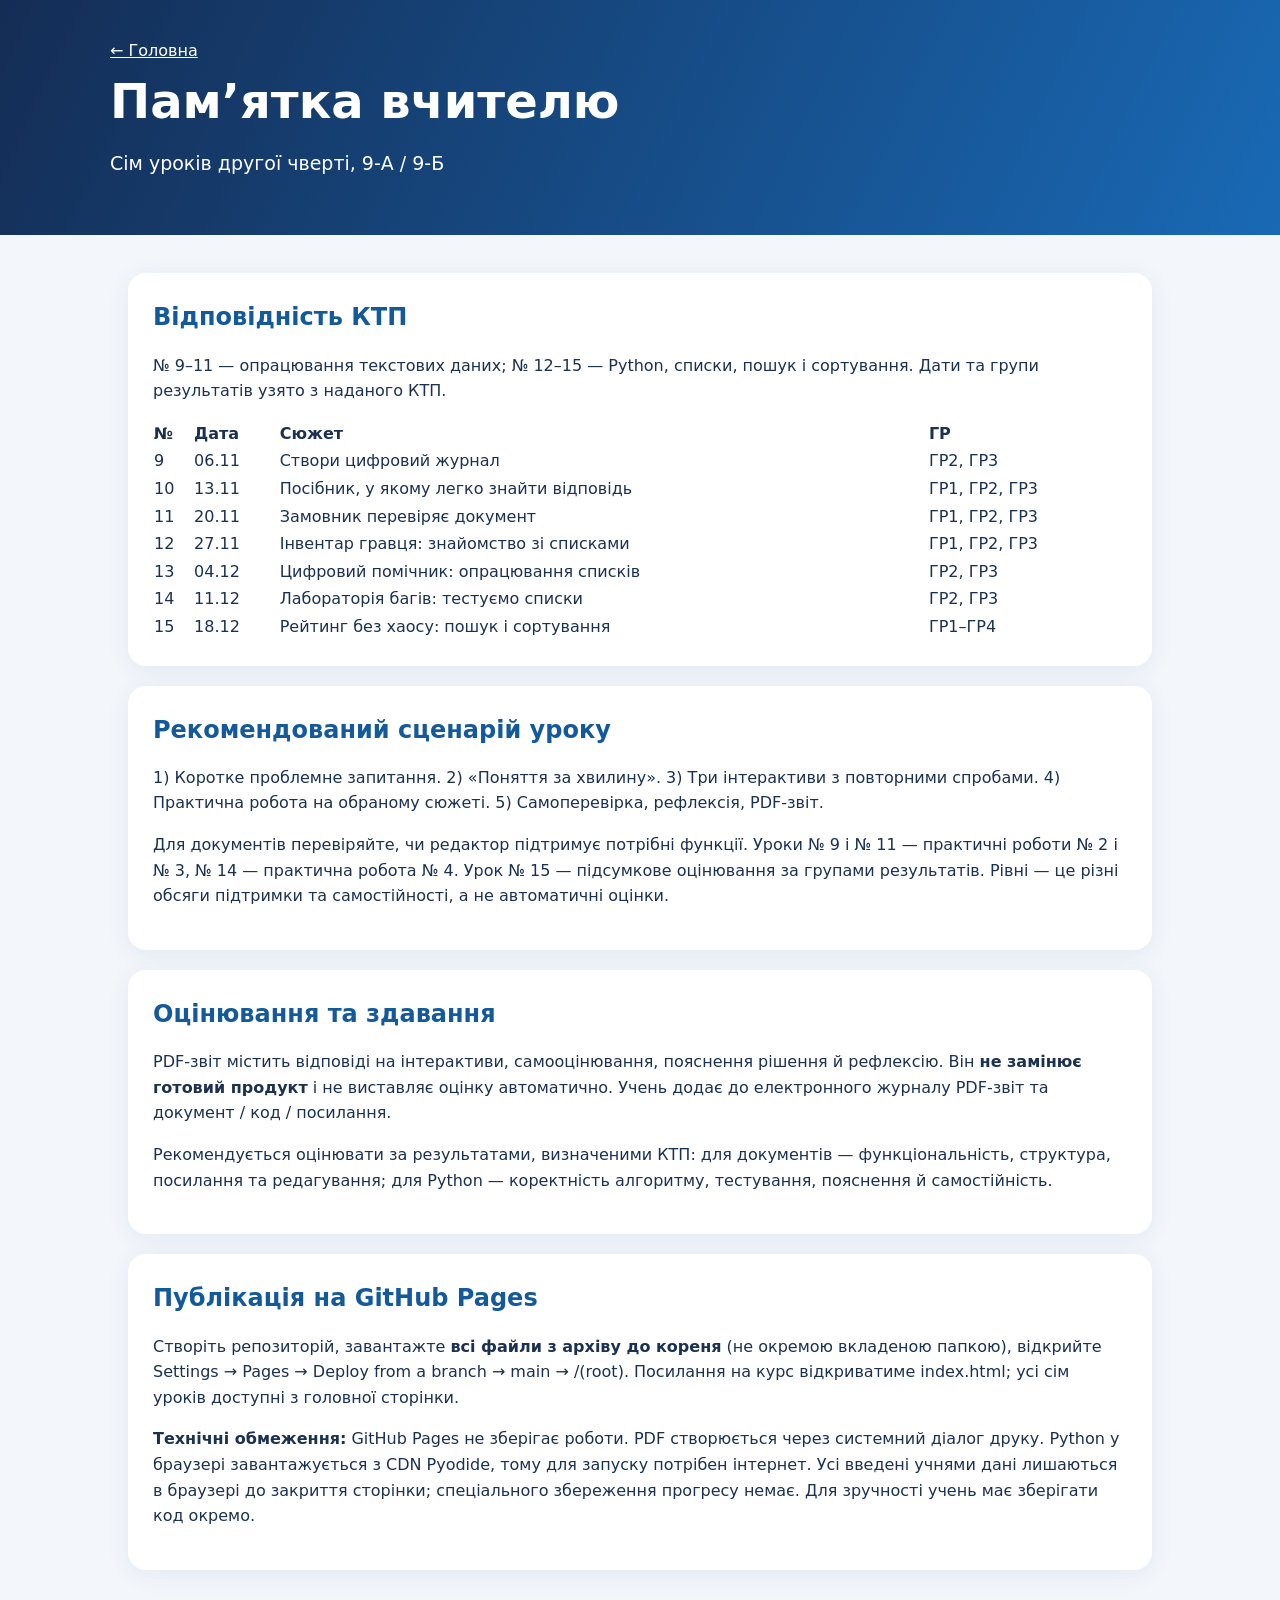
<file: teacher.html>
<!doctype html><html lang="uk"><head><meta charset="utf-8"><meta name="viewport" content="width=device-width,initial-scale=1"><title>Інструкція для вчителя</title><link rel="stylesheet" href="style.css"></head><body><header><a href="index.html" class="toplink">← Головна</a><h1>Пам’ятка вчителю</h1><p>Сім уроків другої чверті, 9-А / 9-Б</p></header><main><section class="card"><h2>Відповідність КТП</h2><p>№ 9–11 — опрацювання текстових даних; № 12–15 — Python, списки, пошук і сортування. Дати та групи результатів узято з наданого КТП.</p><table style="width:100%;text-align:left;border-collapse:collapse"><tr><th>№</th><th>Дата</th><th>Сюжет</th><th>ГР</th></tr><tr><td>9</td><td>06.11</td><td>Створи цифровий журнал</td><td>ГР2, ГР3</td></tr><tr><td>10</td><td>13.11</td><td>Посібник, у якому легко знайти відповідь</td><td>ГР1, ГР2, ГР3</td></tr><tr><td>11</td><td>20.11</td><td>Замовник перевіряє документ</td><td>ГР1, ГР2, ГР3</td></tr><tr><td>12</td><td>27.11</td><td>Інвентар гравця: знайомство зі списками</td><td>ГР1, ГР2, ГР3</td></tr><tr><td>13</td><td>04.12</td><td>Цифровий помічник: опрацювання списків</td><td>ГР2, ГР3</td></tr><tr><td>14</td><td>11.12</td><td>Лабораторія багів: тестуємо списки</td><td>ГР2, ГР3</td></tr><tr><td>15</td><td>18.12</td><td>Рейтинг без хаосу: пошук і сортування</td><td>ГР1–ГР4</td></tr></table></section><section class="card"><h2>Рекомендований сценарій уроку</h2><p>1) Коротке проблемне запитання. 2) «Поняття за хвилину». 3) Три інтерактиви з повторними спробами. 4) Практична робота на обраному сюжеті. 5) Самоперевірка, рефлексія, PDF-звіт.</p><p>Для документів перевіряйте, чи редактор підтримує потрібні функції. Уроки № 9 і № 11 — практичні роботи № 2 і № 3, № 14 — практична робота № 4. Урок № 15 — підсумкове оцінювання за групами результатів. Рівні — це різні обсяги підтримки та самостійності, а не автоматичні оцінки.</p></section><section class="card"><h2>Оцінювання та здавання</h2><p>PDF-звіт містить відповіді на інтерактиви, самооцінювання, пояснення рішення й рефлексію. Він <b>не замінює готовий продукт</b> і не виставляє оцінку автоматично. Учень додає до електронного журналу PDF-звіт та документ / код / посилання.</p><p>Рекомендується оцінювати за результатами, визначеними КТП: для документів — функціональність, структура, посилання та редагування; для Python — коректність алгоритму, тестування, пояснення й самостійність.</p></section><section class="card"><h2>Публікація на GitHub Pages</h2><p>Створіть репозиторій, завантажте <b>всі файли з архіву до кореня</b> (не окремою вкладеною папкою), відкрийте Settings → Pages → Deploy from a branch → main → /(root). Посилання на курс відкриватиме index.html; усі сім уроків доступні з головної сторінки.</p><p><b>Технічні обмеження:</b> GitHub Pages не зберігає роботи. PDF створюється через системний діалог друку. Python у браузері завантажується з CDN Pyodide, тому для запуску потрібен інтернет. Усі введені учнями дані лишаються в браузері до закриття сторінки; спеціального збереження прогресу немає. Для зручності учень має зберігати код окремо.</p></section></main></body></html>
</file>
<file: style.css>
*{box-sizing:border-box}body{margin:0;background:#f3f7fc;color:#1b3150;font:16px/1.6 system-ui,-apple-system,"Segoe UI",sans-serif}a{color:#155caa}header{background:linear-gradient(115deg,#142d55,#1969b5);color:#fff;padding:38px max(22px,calc((100vw - 1060px)/2))}header h1{font-size:clamp(30px,4vw,48px);line-height:1.15;margin:10px 0}header p{font-size:19px;max-width:850px}main{max-width:1060px;padding:18px;margin:auto}.pill{display:inline-block;background:#e5f5f3;color:#087d78;border-radius:20px;padding:4px 12px;font-weight:700;font-size:13px}.card{background:white;padding:25px;margin:20px 0;border-radius:18px;box-shadow:0 5px 24px #14375a13}.card h2{margin:0 0 12px;color:#145a9b}.grid{display:grid;grid-template-columns:repeat(auto-fit,minmax(225px,1fr));gap:12px}.tile{background:#edf5fb;border-radius:12px;padding:16px}.tile b{color:#135b9b}.choice{display:block;width:100%;margin:7px 0;padding:12px 14px;text-align:left;border:2px solid #d4e3ef;border-radius:11px;background:white;color:#1b3150;cursor:pointer;font:inherit}.choice.selected{border-color:#1974c3;background:#e9f4ff}.choice.good{border-color:#158f78;background:#e6faf3}.choice.bad{border-color:#c24c4c;background:#fff0f0}.btn{background:#176bb5;color:#fff;border:0;border-radius:11px;padding:12px 18px;font:inherit;font-weight:700;cursor:pointer;margin:6px 8px 6px 0}.btn.alt{background:#e5f3f7;color:#145a9b}.feedback{min-height:24px;font-weight:700}.hint{background:#e8f8f4;border-left:4px solid #13a493;padding:12px 16px;border-radius:7px}label{display:block;font-weight:650;margin:13px 0 5px}input[type=text],textarea,select{width:100%;border:1px solid #b9cce0;border-radius:9px;padding:11px;font:inherit}textarea{min-height:90px}textarea.code{min-height:220px;font:15px/1.5 ui-monospace,Consolas,monospace;background:#14233c;color:#f2f7ff;tab-size:4}pre.output{background:#eef3f9;padding:14px;white-space:pre-wrap;min-height:50px;border-radius:9px}small,.muted{color:#61728b}.progress{height:10px;border-radius:8px;background:#dae7f2;overflow:hidden}.progress>div{height:100%;background:#18a79c;width:0;transition:width .2s}.levels{display:grid;grid-template-columns:repeat(auto-fit,minmax(220px,1fr));gap:12px}.level{padding:15px;border:2px solid #d8e5f1;border-radius:12px;cursor:pointer}.level:has(input:checked){border-color:#168b85;background:#effaf7}.level input{accent-color:#168b85}details{background:#f0f7fb;padding:12px 16px;border-radius:9px;margin:12px 0}summary{cursor:pointer;font-weight:700}.toplink{color:white}footer{text-align:center;padding:25px}.warn{font-size:14px;color:#745b20}@media print{header,.btn,.toplink,.no-print,footer{display:none!important}body{background:white}.card{box-shadow:none;border:1px solid #ddd;break-inside:avoid}main{max-width:none}}
</file>
